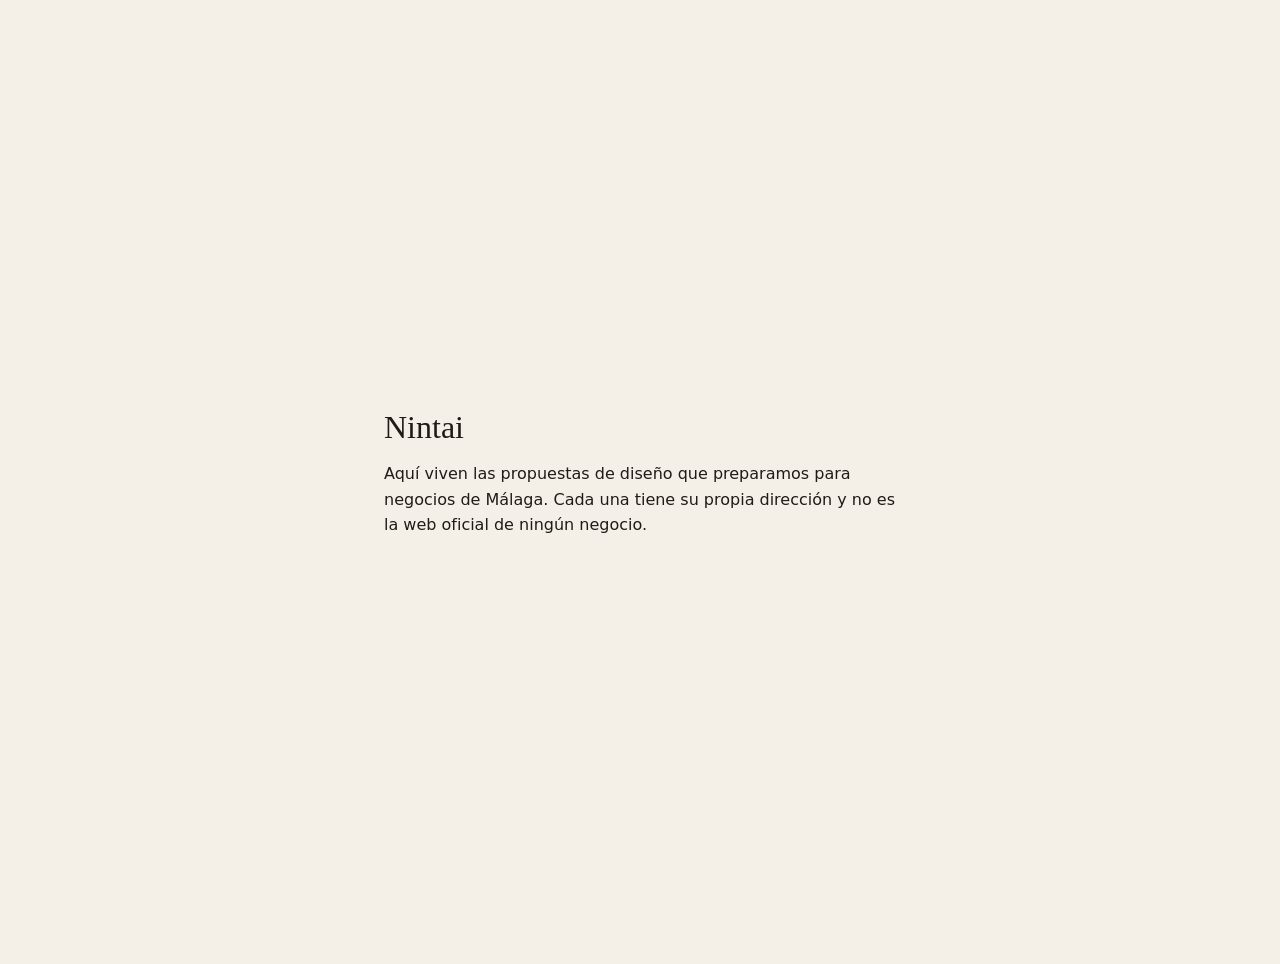
<file: index.html>
<!doctype html>
<html lang="es"><head><meta charset="utf-8"><meta name="viewport" content="width=device-width,initial-scale=1">
<meta name="robots" content="noindex, nofollow"><title>Nintai · propuestas de diseño</title>
<style>body{margin:0;min-height:100vh;display:grid;place-items:center;background:#f4f0e8;color:#211b16;font:16px/1.6 system-ui,sans-serif;padding:2rem}main{max-width:32rem}h1{font:400 2rem/1.1 Georgia,serif;margin:0 0 .75rem}</style>
</head><body><main><h1>Nintai</h1><p>Aquí viven las propuestas de diseño que preparamos para negocios de Málaga. Cada una tiene su propia dirección y no es la web oficial de ningún negocio.</p></main></body></html>
</file>
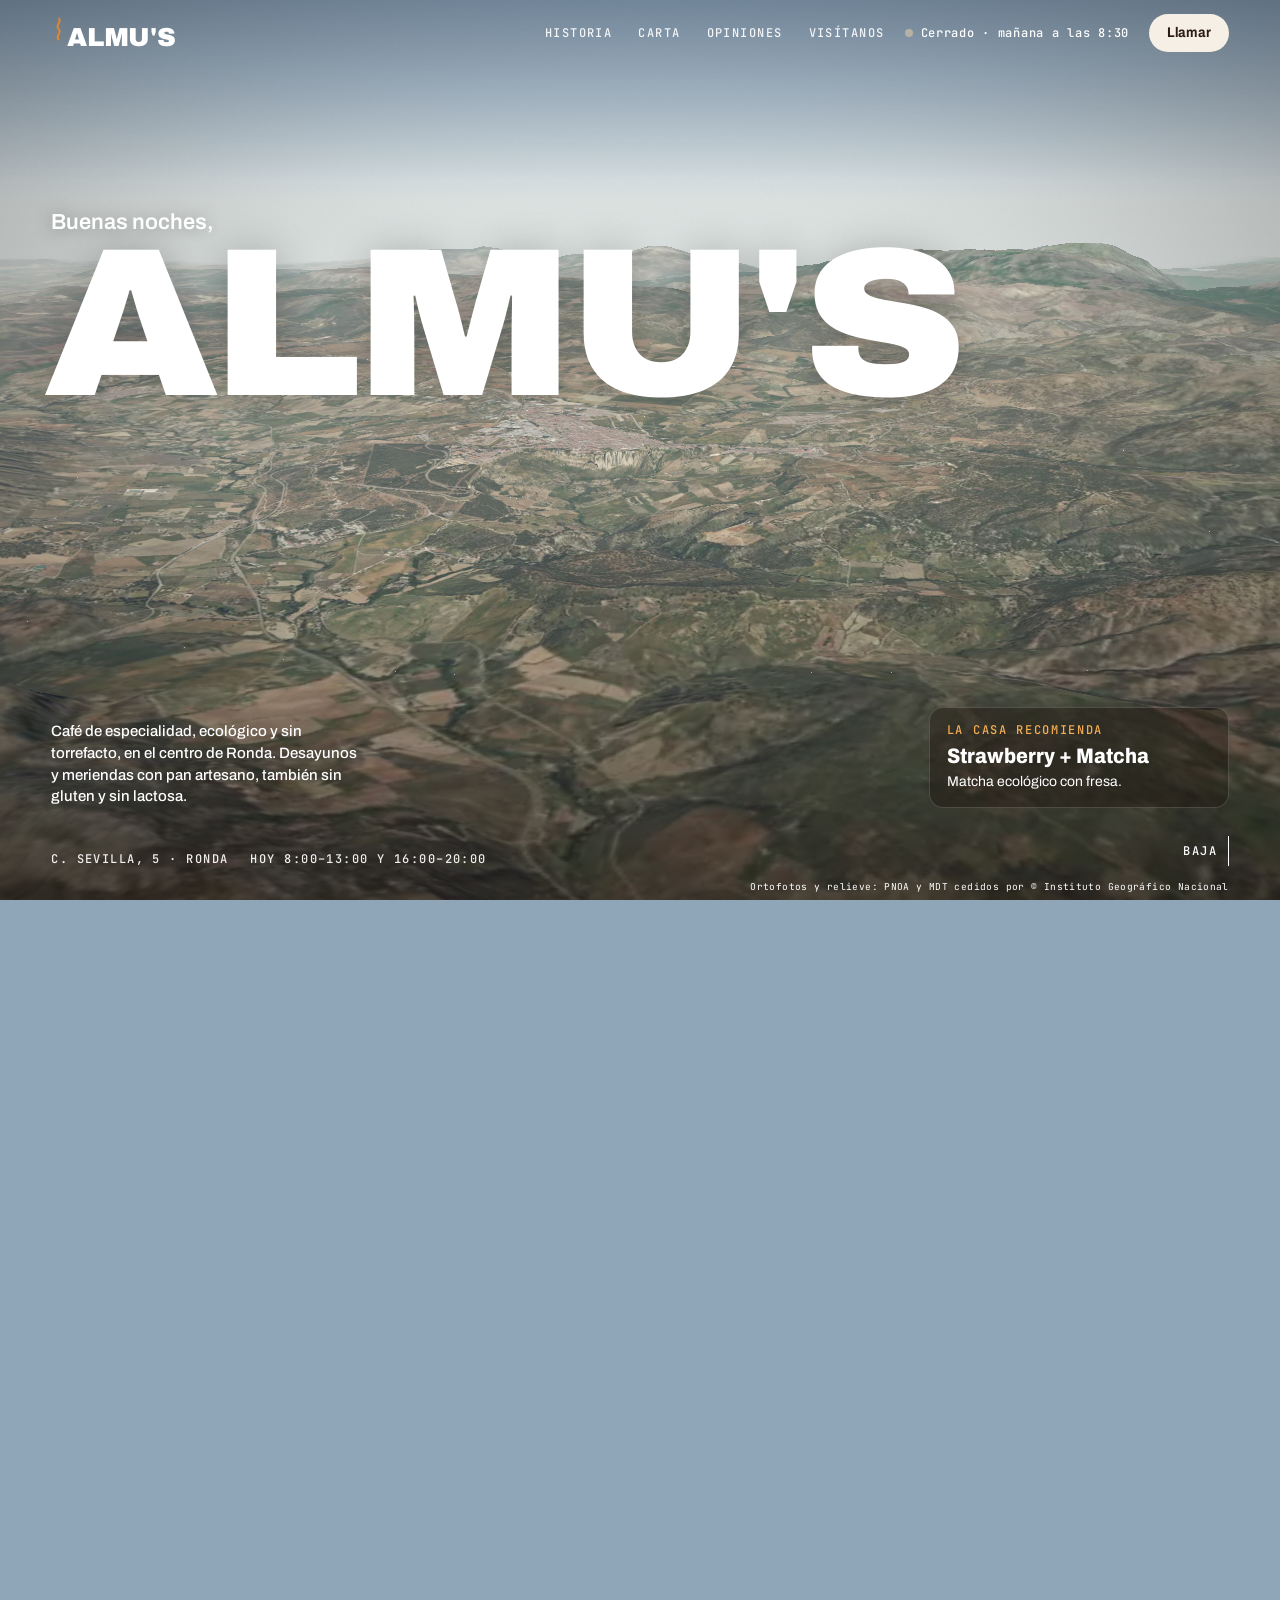
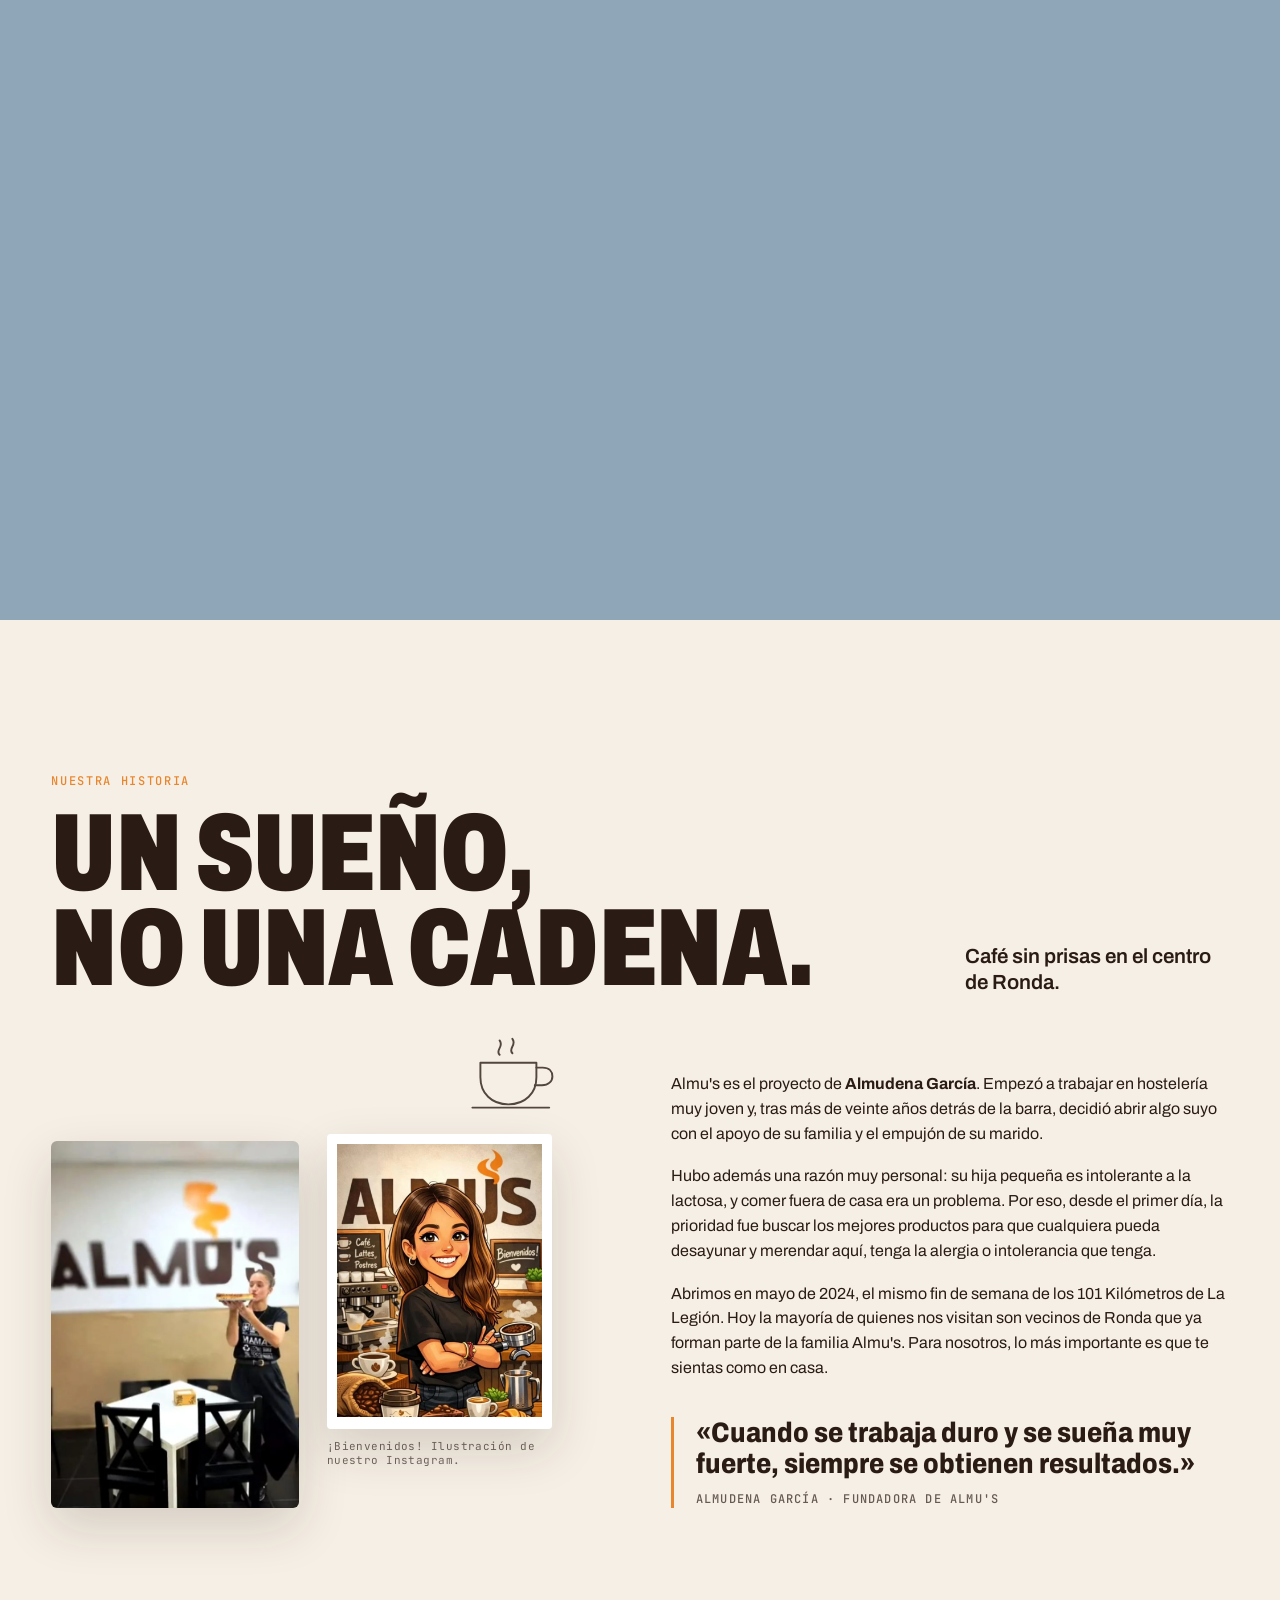
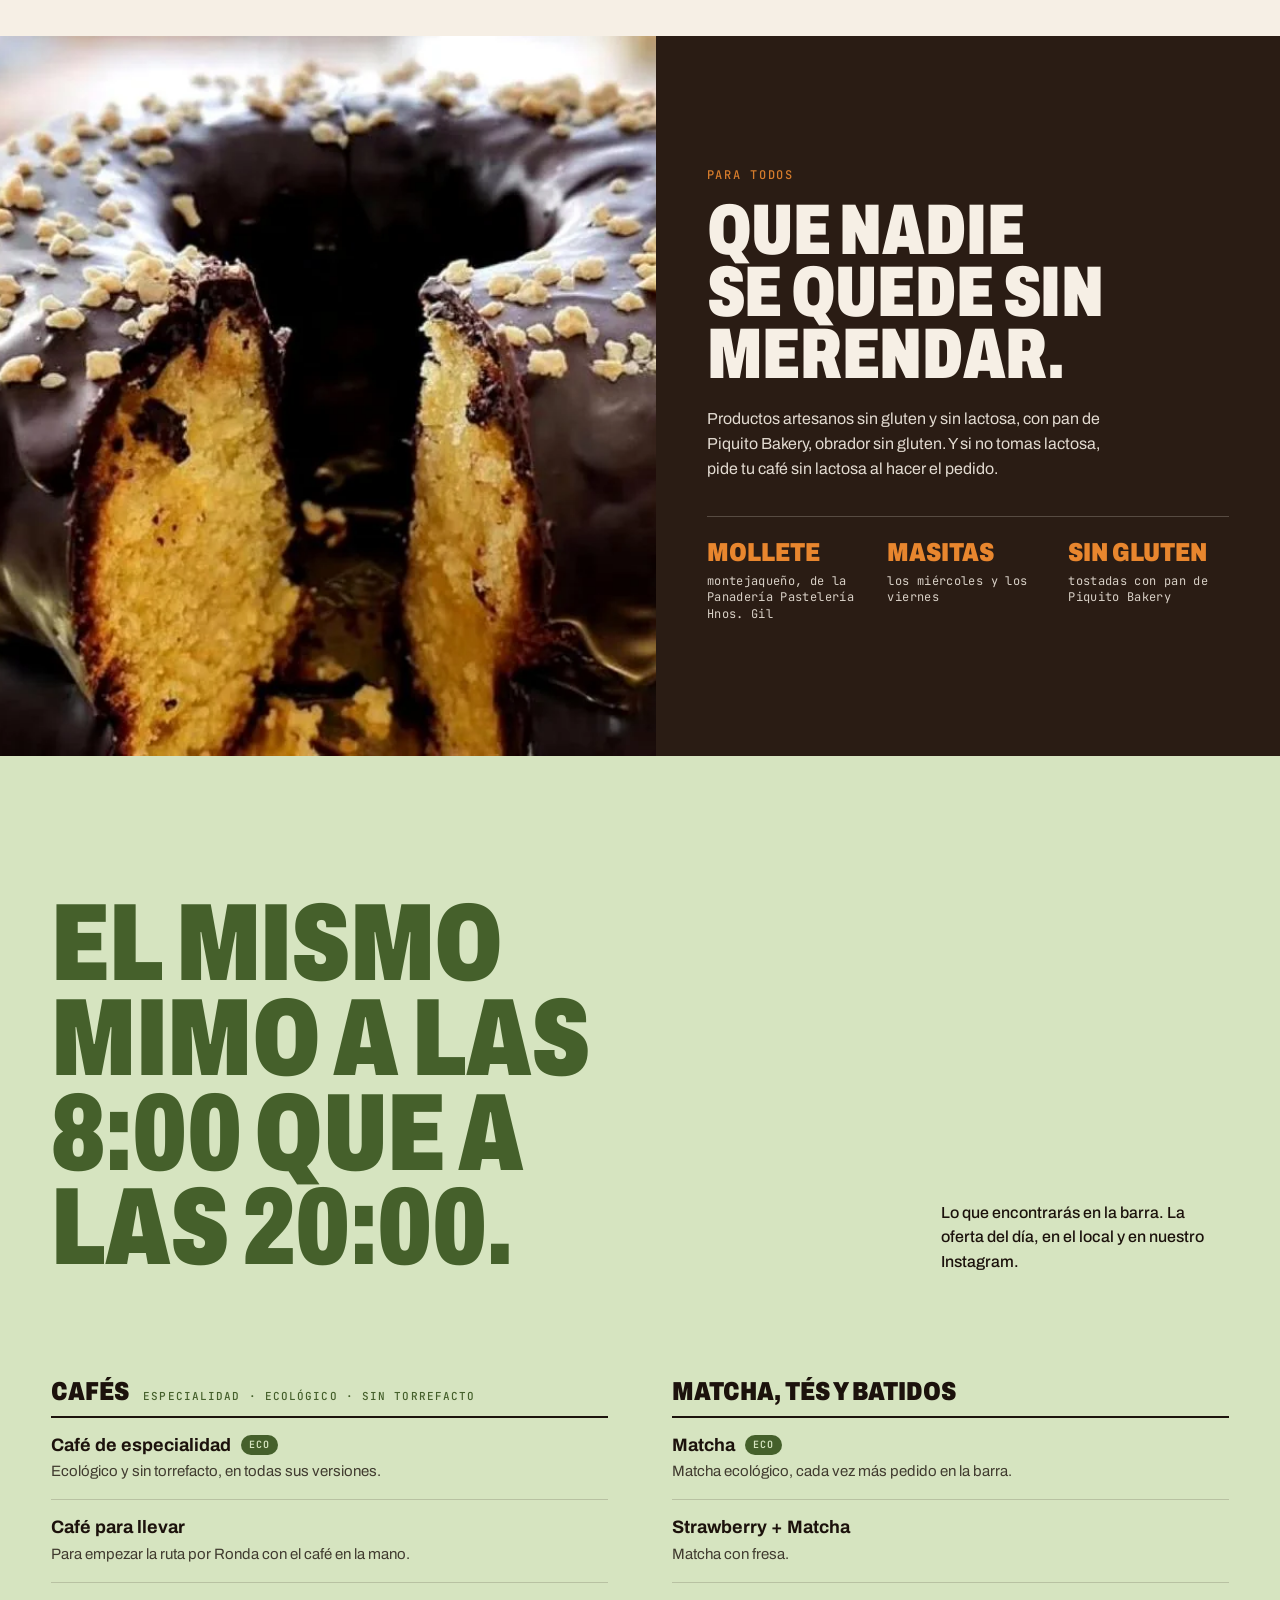
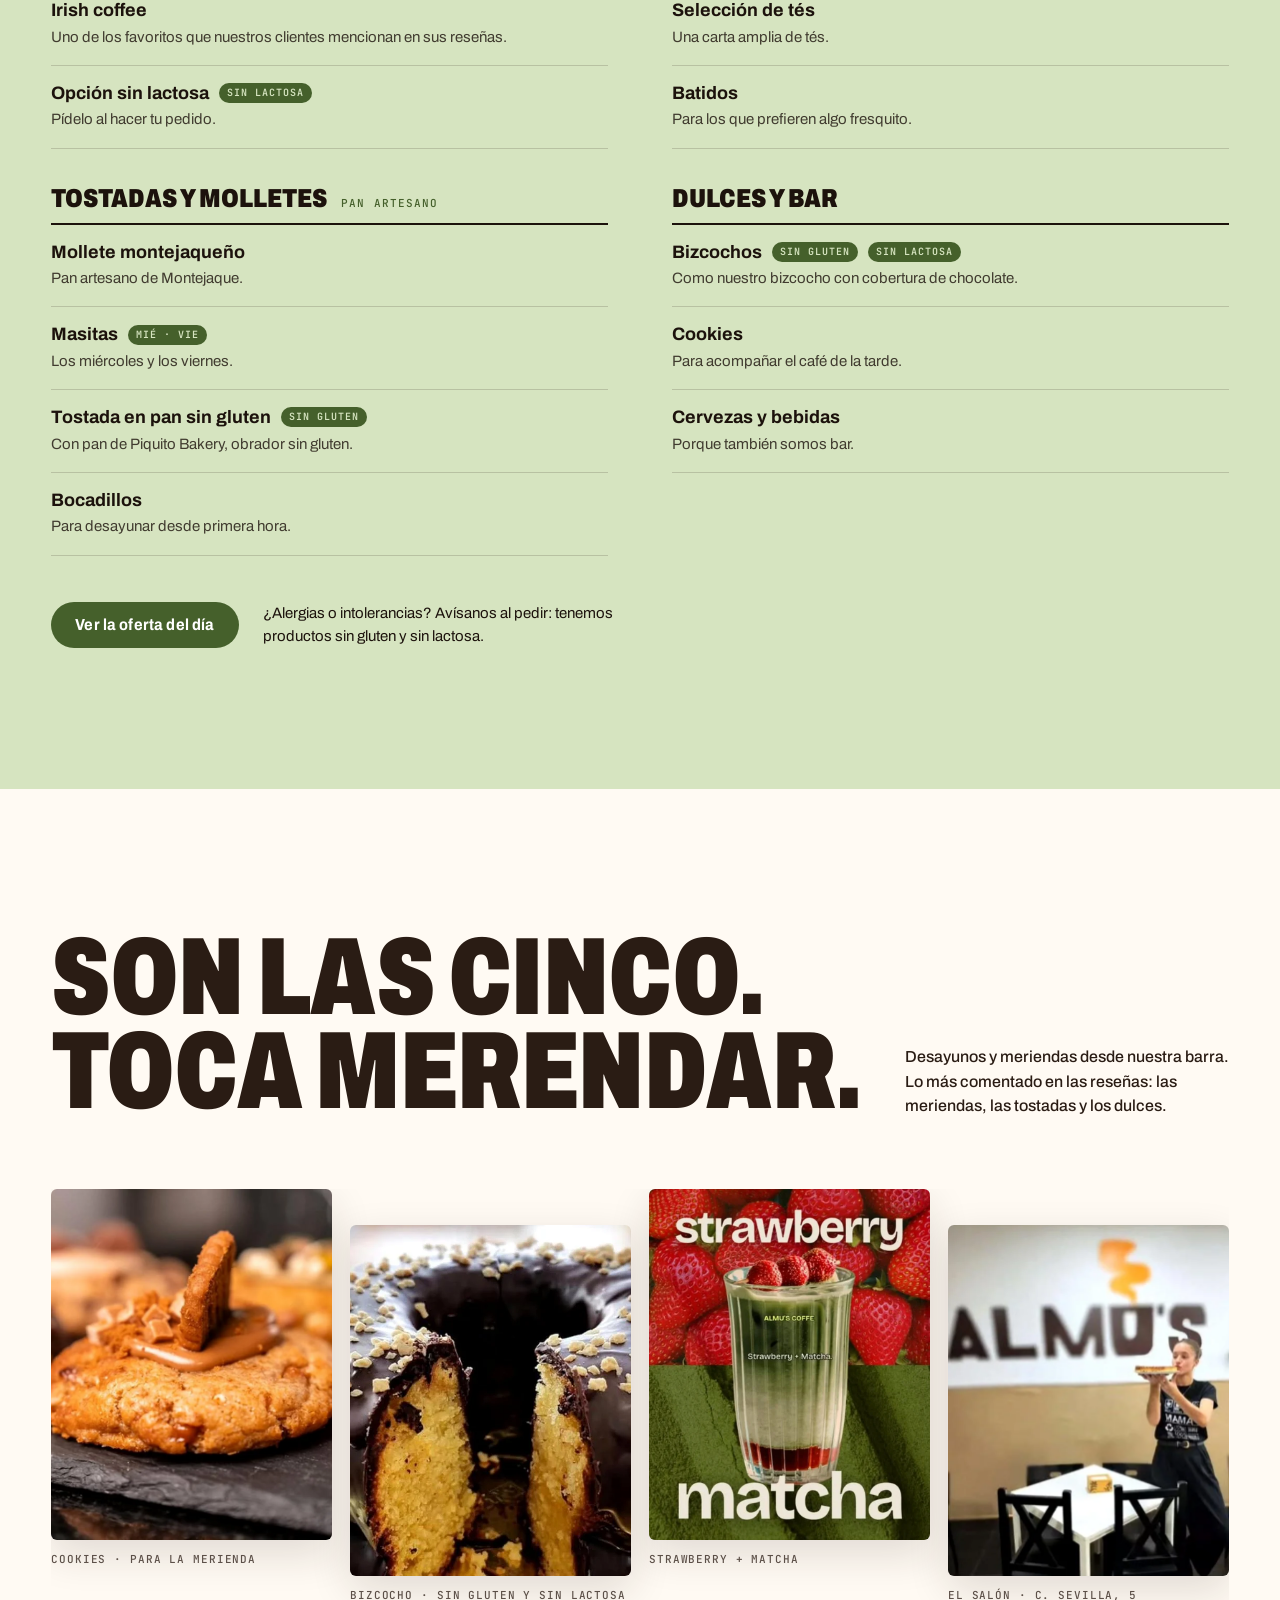
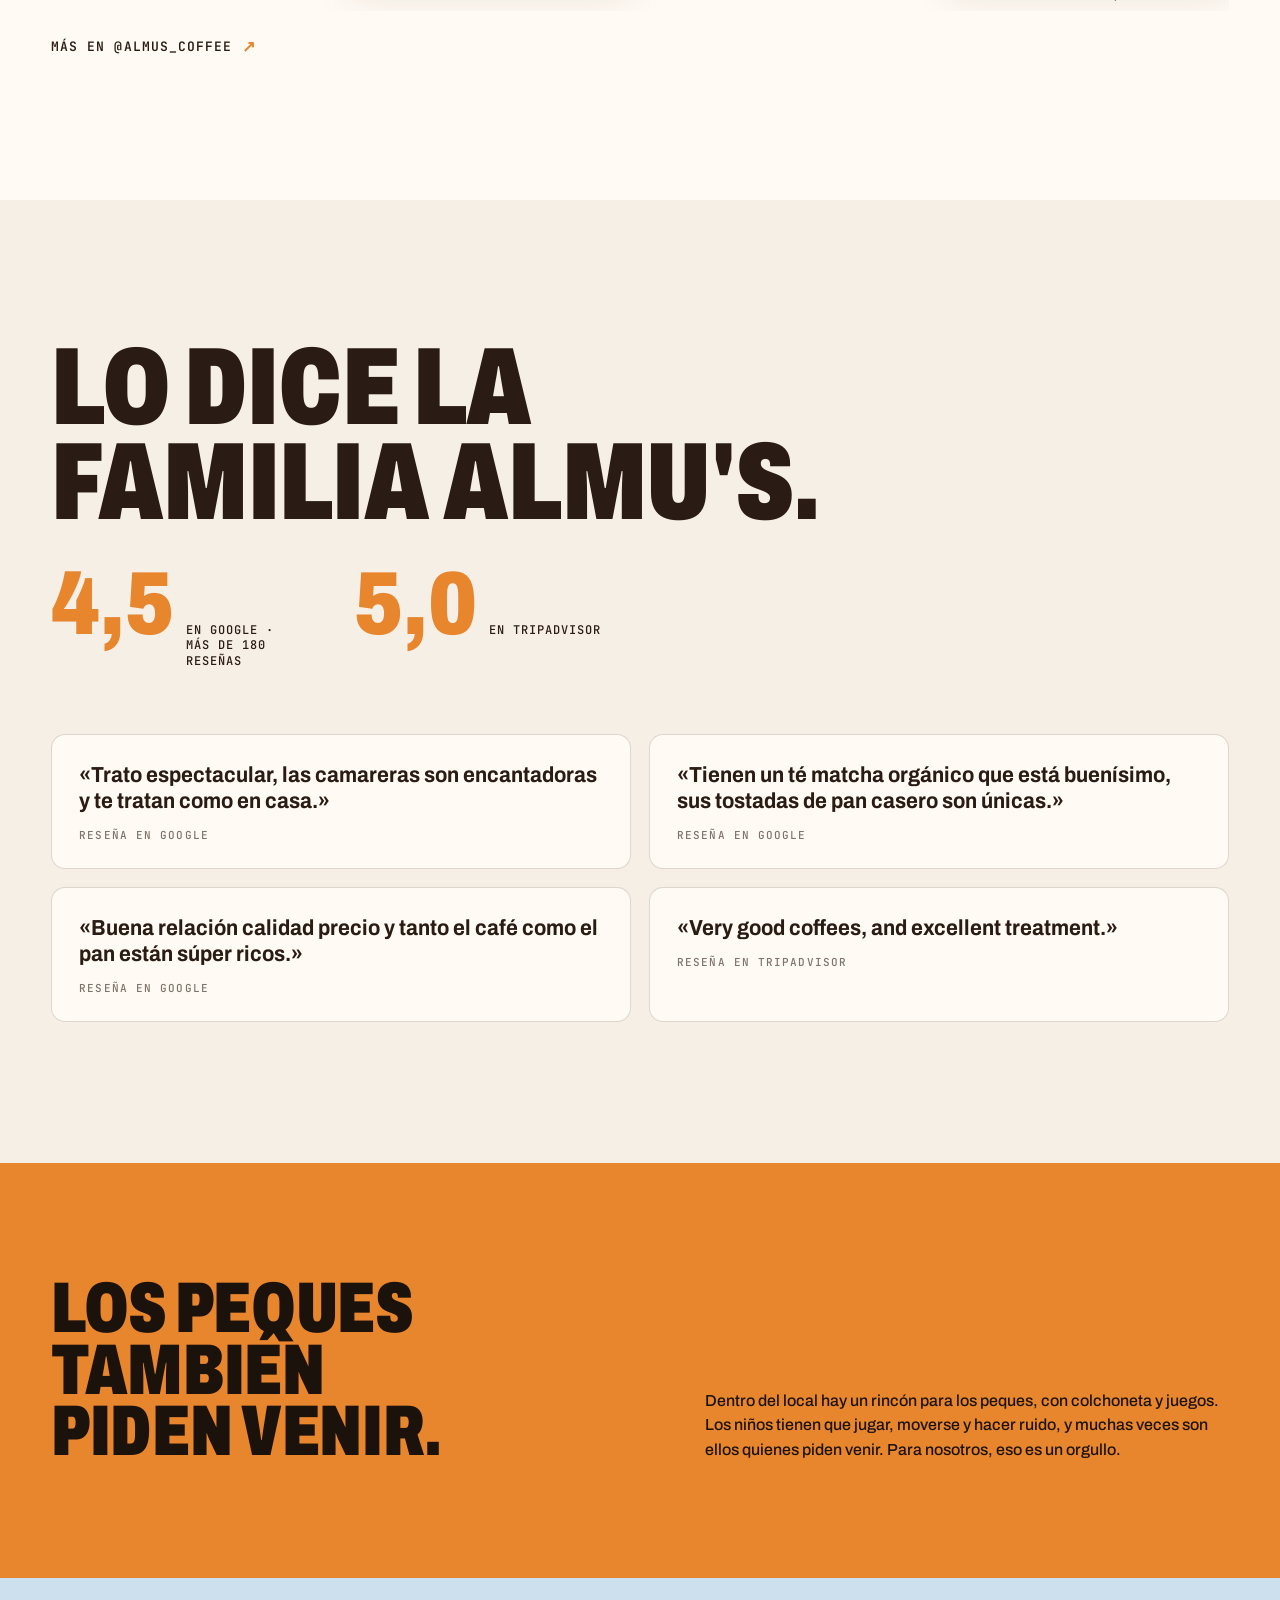
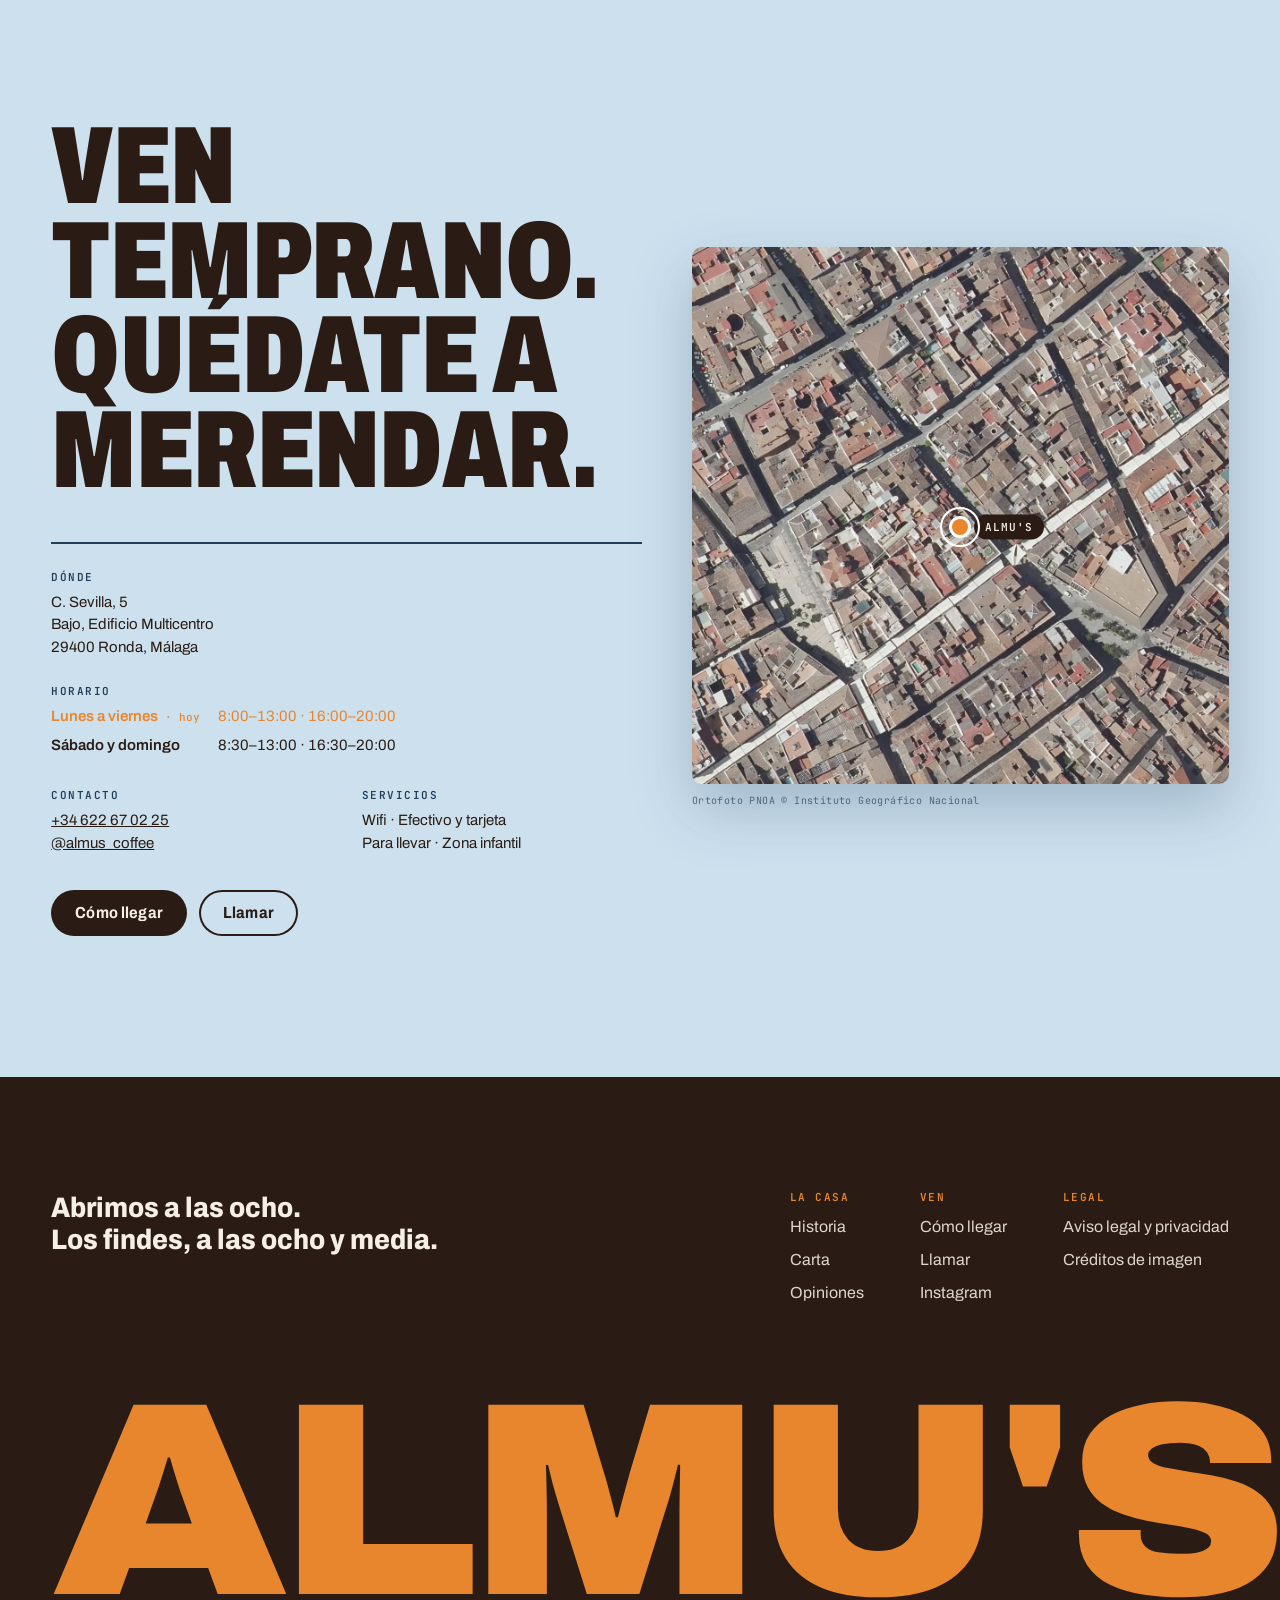
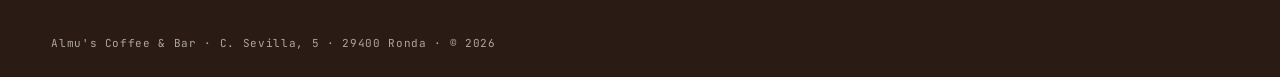
<file: almus/index.html>
<!doctype html>
<html lang="es">
<head>
<meta charset="utf-8">
<meta name="robots" content="noindex, nofollow">
<meta name="viewport" content="width=device-width, initial-scale=1, viewport-fit=cover">
<title>Almu's Coffee &amp; Bar · Café de especialidad en Ronda</title>
<meta name="description" content="Café de especialidad, ecológico y sin torrefacto en C. Sevilla, 5 (Ronda). Desayunos y meriendas con pan artesano, opciones sin gluten y sin lactosa y zona infantil. Abrimos todos los días.">
<meta name="theme-color" content="#2a1c14">
<link rel="icon" href="assets/img/favicon.svg" type="image/svg+xml">
<meta property="og:type" content="website">
<meta property="og:locale" content="es_ES">
<meta property="og:title" content="Almu's Coffee &amp; Bar · Ronda">
<meta property="og:description" content="Café de especialidad, ecológico y sin torrefacto. Desayunos y meriendas para todos, también sin gluten y sin lactosa. C. Sevilla, 5.">
<meta property="og:image" content="assets/img/og-almus.jpg">
<meta name="twitter:card" content="summary_large_image">
<link rel="preload" href="assets/fonts/archivo-var-latin.woff2" as="font" type="font/woff2" crossorigin>
<link rel="stylesheet" href="css/estilos.css">
<script type="application/ld+json">
{
  "@context": "https://schema.org",
  "@type": "CafeOrCoffeeShop",
  "name": "Almu's Coffee & Bar",
  "description": "Café de especialidad, ecológico y sin torrefacto. Desayunos y meriendas con pan artesano, opciones sin gluten y sin lactosa y zona infantil.",
  "founder": { "@type": "Person", "name": "Almudena García" },
  "foundingDate": "2024-05",
  "telephone": "+34622670225",
  "image": "assets/img/interior-logo.webp",
  "address": {
    "@type": "PostalAddress",
    "streetAddress": "C. Sevilla, 5, bajo (Edificio Multicentro)",
    "postalCode": "29400",
    "addressLocality": "Ronda",
    "addressRegion": "Málaga",
    "addressCountry": "ES"
  },
  "geo": { "@type": "GeoCoordinates", "latitude": 36.7434611, "longitude": -5.1648079 },
  "openingHoursSpecification": [
    { "@type": "OpeningHoursSpecification", "dayOfWeek": ["Monday", "Tuesday", "Wednesday", "Thursday", "Friday"], "opens": "08:00", "closes": "13:00" },
    { "@type": "OpeningHoursSpecification", "dayOfWeek": ["Monday", "Tuesday", "Wednesday", "Thursday", "Friday"], "opens": "16:00", "closes": "20:00" },
    { "@type": "OpeningHoursSpecification", "dayOfWeek": ["Saturday", "Sunday"], "opens": "08:30", "closes": "13:00" },
    { "@type": "OpeningHoursSpecification", "dayOfWeek": ["Saturday", "Sunday"], "opens": "16:30", "closes": "20:00" }
  ],
  "servesCuisine": ["Café de especialidad", "Desayunos", "Meriendas", "Sin gluten", "Sin lactosa"],
  "paymentAccepted": "Efectivo, tarjeta",
  "amenityFeature": [
    { "@type": "LocationFeatureSpecification", "name": "Wifi", "value": true },
    { "@type": "LocationFeatureSpecification", "name": "Zona infantil", "value": true },
    { "@type": "LocationFeatureSpecification", "name": "Para llevar", "value": true }
  ],
  "sameAs": ["https://www.instagram.com/almus_coffee/"]
}
</script>
</head>
<body>
<a class="saltar" href="#historia">Saltar al contenido</a>

<header class="cabecera" data-cabecera>
  <a class="cabecera__marca" href="#inicio" aria-label="Almu's Coffee &amp; Bar, inicio">
    <svg class="vapor" viewBox="0 0 24 40" aria-hidden="true"><path d="M13 38c-7-6 7-11 0-18s6-11 1-18"/></svg>
    <span>Almu's</span>
  </a>
  <nav class="cabecera__nav" aria-label="Secciones">
    <a href="#historia">Historia</a>
    <a href="#carta">Carta</a>
    <a href="#opiniones">Opiniones</a>
    <a href="#visitanos">Visítanos</a>
  </nav>
  <p class="estado" data-estado><span class="estado__punto"></span><span data-estado-texto>Horario</span></p>
  <a class="boton boton--claro cabecera__llamar" href="tel:+34622670225">Llamar</a>
</header>

<main>
  <!-- Hero: vuelo desde la Serranía hasta la puerta, con ortofotos y relieve reales del IGN -->
  <section class="vuelo" id="inicio" aria-label="Llegada a Almu's desde el cielo de Ronda" data-vuelo>
    <div class="vuelo__escena">
      <img class="vuelo__poster" src="assets/img/vuelo-inicio.webp" alt="" aria-hidden="true" data-poster>
      <canvas class="vuelo__lienzo" aria-hidden="true" data-lienzo></canvas>
      <div class="vuelo__velo" aria-hidden="true"></div>

      <div class="vuelo__portada" data-capa="portada">
        <p class="vuelo__saludo" data-saludo>Buenos días,</p>
        <h1 class="vuelo__marca">Almu's<span class="oculto"> Coffee &amp; Bar, cafetería en Ronda</span></h1>
        <p class="vuelo__intro">Café de especialidad, ecológico y sin torrefacto, en el centro de Ronda. Desayunos y meriendas con pan artesano, también sin gluten y sin lactosa.</p>
        <aside class="vuelo__tarjeta" aria-label="La casa recomienda">
          <p class="etiqueta">La casa recomienda</p>
          <p class="vuelo__tarjeta-nombre">Strawberry + Matcha</p>
          <p>Matcha ecológico con fresa.</p>
        </aside>
        <p class="vuelo__meta"><span>C. Sevilla, 5 · Ronda</span><span data-hoy>Abrimos todos los días</span></p>
        <p class="vuelo__baja" aria-hidden="true">Baja <span></span></p>
      </div>

      <h2 class="vuelo__frase vuelo__frase--tajo" data-capa="tajo" data-palabras>Ronda no te pregunta cómo estás.</h2>
      <h2 class="vuelo__frase vuelo__frase--si" data-capa="si">Nosotros sí.</h2>
      <p class="vuelo__pin" data-pin aria-hidden="true"><span class="vuelo__pin-punto"></span><span>Almu's · C. Sevilla, 5</span></p>

      <!-- Suelo: tomas reales del local (de momento, fotos de su Instagram) -->
      <div class="suelo" data-suelo>
        <figure class="suelo__plano" data-plano="entrar">
          <img src="assets/img/interior-logo.webp" alt="El salón de Almu's con el logo en la pared y una camarera sirviendo" loading="lazy">
          <figcaption class="suelo__titulo">Pasa. Aquí se desayuna como en casa.</figcaption>
        </figure>
        <figure class="suelo__plano suelo__plano--cafe" data-plano="cafe">
          <figcaption class="suelo__titulo">Café de especialidad. Ecológico. Sin torrefacto.</figcaption>
          <dl class="suelo__datos">
            <div><dt>7/7</dt><dd>abrimos todos los días</dd></div>
            <div><dt>+20</dt><dd>años de oficio detrás de la barra</dd></div>
            <div><dt>2024</dt><dd>en C. Sevilla desde mayo</dd></div>
          </dl>
        </figure>
        <figure class="suelo__plano suelo__plano--cruzan" data-plano="cruzan">
          <figcaption class="suelo__titulo">Hay quien cruza Ronda de punta a punta por este café.</figcaption>
          <p class="suelo__nota">Dicen que es el único que no les sienta mal.</p>
        </figure>
      </div>

      <p class="vuelo__hud" data-hud aria-hidden="true">
        <span data-hud-coord>36,7435° N · 5,1648° O</span>
        <span data-hud-alt>Altitud 2.723 m</span>
        <span data-hud-dist>A 8,9 km de Almu's</span>
      </p>
      <p class="vuelo__credito"><span class="credito-largo">Ortofotos y relieve: PNOA y MDT cedidos por © Instituto Geográfico Nacional</span><span class="credito-corto">PNOA y MDT © IGN</span></p>
      <a class="vuelo__saltar" href="#historia">Saltar el vuelo</a>
    </div>
  </section>

  <!-- Historia -->
  <section class="historia" id="historia">
    <div class="envoltura">
      <p class="antetitulo" data-revelar>Nuestra historia</p>
      <div class="historia__cabeza">
        <h2 class="titular" data-revelar>Un sueño,<br>no una cadena.</h2>
        <p class="historia__lema" data-revelar>Café sin prisas en el centro de Ronda.</p>
      </div>
      <div class="historia__collage">
        <figure class="foto foto--alta" data-revelar>
          <img src="assets/img/interior-logo.webp" alt="Interior de Almu's con el logo en la pared" loading="lazy" width="563" height="834">
        </figure>
        <figure class="foto foto--pegatina" data-revelar>
          <img src="assets/img/ilustracion-almudena.webp" alt="Ilustración de Almudena García tras la barra, con la pizarra de bienvenida" loading="lazy" width="720" height="960">
          <figcaption>¡Bienvenidos! Ilustración de nuestro Instagram.</figcaption>
        </figure>
        <svg class="historia__taza" viewBox="0 0 120 110" aria-hidden="true">
          <path d="M18 46h70v18c0 20-14 34-35 34S18 84 18 64z"/><path d="M88 52h8c8 0 12 5 12 11s-5 11-13 11h-9"/>
          <path d="M8 102h96"/><path d="M42 36c-6-6 6-10 0-18M58 34c-6-6 6-10 0-18"/>
        </svg>
      </div>
      <div class="historia__texto">
        <p data-revelar>Almu's es el proyecto de <strong>Almudena García</strong>. Empezó a trabajar en hostelería muy joven y, tras más de veinte años detrás de la barra, decidió abrir algo suyo con el apoyo de su familia y el empujón de su marido.</p>
        <p data-revelar>Hubo además una razón muy personal: su hija pequeña es intolerante a la lactosa, y comer fuera de casa era un problema. Por eso, desde el primer día, la prioridad fue buscar los mejores productos para que cualquiera pueda desayunar y merendar aquí, tenga la alergia o intolerancia que tenga.</p>
        <p data-revelar>Abrimos en mayo de 2024, el mismo fin de semana de los 101 Kilómetros de La Legión. Hoy la mayoría de quienes nos visitan son vecinos de Ronda que ya forman parte de la familia Almu's. Para nosotros, lo más importante es que te sientas como en casa.</p>
        <blockquote class="cita" data-revelar>
          <p>«Cuando se trabaja duro y se sueña muy fuerte, siempre se obtienen resultados.»</p>
          <footer>Almudena García · fundadora de Almu's</footer>
        </blockquote>
      </div>
    </div>
  </section>

  <!-- Para todos -->
  <section class="todos" id="casa">
    <div class="todos__foto" data-revelar>
      <img src="assets/img/bizcocho-chocolate.webp" alt="Bizcocho con cobertura de chocolate, sin gluten y sin lactosa" loading="lazy" width="750" height="670">
    </div>
    <div class="todos__tarjeta" data-revelar>
      <p class="antetitulo">Para todos</p>
      <h2 class="titular titular--medio">Que nadie se quede sin merendar.</h2>
      <p>Productos artesanos sin gluten y sin lactosa, con pan de Piquito Bakery, obrador sin gluten. Y si no tomas lactosa, pide tu café sin lactosa al hacer el pedido.</p>
      <dl class="todos__datos">
        <div><dt>Mollete</dt><dd>montejaqueño, de la Panadería Pastelería Hnos. Gil</dd></div>
        <div><dt>Masitas</dt><dd>los miércoles y los viernes</dd></div>
        <div><dt>Sin gluten</dt><dd>tostadas con pan de Piquito Bakery</dd></div>
      </dl>
    </div>
  </section>

  <!-- Carta -->
  <section class="carta" id="carta">
    <div class="envoltura">
      <div class="carta__cabeza">
        <h2 class="titular" data-revelar>El mismo mimo a las 8:00 que a las 20:00.</h2>
        <p class="carta__nota" data-revelar>Lo que encontrarás en la barra. La oferta del día, en el local y en nuestro Instagram.</p>
      </div>
      <div class="carta__rejilla">
        <div class="carta__grupo" data-revelar>
          <h3>Cafés <span>especialidad · ecológico · sin torrefacto</span></h3>
          <ul>
            <li><p class="plato">Café de especialidad <em>eco</em></p><p>Ecológico y sin torrefacto, en todas sus versiones.</p></li>
            <li><p class="plato">Café para llevar</p><p>Para empezar la ruta por Ronda con el café en la mano.</p></li>
            <li><p class="plato">Irish coffee</p><p>Uno de los favoritos que nuestros clientes mencionan en sus reseñas.</p></li>
            <li><p class="plato">Opción sin lactosa <em>sin lactosa</em></p><p>Pídelo al hacer tu pedido.</p></li>
          </ul>
        </div>
        <div class="carta__grupo" data-revelar>
          <h3>Matcha, tés y batidos</h3>
          <ul>
            <li><p class="plato">Matcha <em>eco</em></p><p>Matcha ecológico, cada vez más pedido en la barra.</p></li>
            <li><p class="plato">Strawberry + Matcha</p><p>Matcha con fresa.</p></li>
            <li><p class="plato">Selección de tés</p><p>Una carta amplia de tés.</p></li>
            <li><p class="plato">Batidos</p><p>Para los que prefieren algo fresquito.</p></li>
          </ul>
        </div>
        <div class="carta__grupo" data-revelar>
          <h3>Tostadas y molletes <span>pan artesano</span></h3>
          <ul>
            <li><p class="plato">Mollete montejaqueño</p><p>Pan artesano de Montejaque.</p></li>
            <li><p class="plato">Masitas <em>mié · vie</em></p><p>Los miércoles y los viernes.</p></li>
            <li><p class="plato">Tostada en pan sin gluten <em>sin gluten</em></p><p>Con pan de Piquito Bakery, obrador sin gluten.</p></li>
            <li><p class="plato">Bocadillos</p><p>Para desayunar desde primera hora.</p></li>
          </ul>
        </div>
        <div class="carta__grupo" data-revelar>
          <h3>Dulces y bar</h3>
          <ul>
            <li><p class="plato">Bizcochos <em>sin gluten</em> <em>sin lactosa</em></p><p>Como nuestro bizcocho con cobertura de chocolate.</p></li>
            <li><p class="plato">Cookies</p><p>Para acompañar el café de la tarde.</p></li>
            <li><p class="plato">Cervezas y bebidas</p><p>Porque también somos bar.</p></li>
          </ul>
        </div>
      </div>
      <div class="carta__pie" data-revelar>
        <a class="boton" href="https://www.instagram.com/almus_coffee/" rel="noopener" target="_blank">Ver la oferta del día</a>
        <p>¿Alergias o intolerancias? Avísanos al pedir: tenemos productos sin gluten y sin lactosa.</p>
      </div>
    </div>
  </section>

  <!-- Merienda -->
  <section class="merienda" id="merienda">
    <div class="envoltura">
      <div class="merienda__cabeza">
        <h2 class="titular" data-revelar>Son las cinco.<br>Toca merendar.</h2>
        <p data-revelar>Desayunos y meriendas desde nuestra barra. Lo más comentado en las reseñas: las meriendas, las tostadas y los dulces.</p>
      </div>
      <ul class="merienda__tira">
        <li data-revelar><figure><img src="assets/img/cookie-caramelo.webp" alt="Cookie con crema de galleta y caramelo" loading="lazy" width="780" height="800"><figcaption>Cookies · para la merienda</figcaption></figure></li>
        <li data-revelar><figure><img src="assets/img/bizcocho-chocolate.webp" alt="Bizcocho con cobertura de chocolate" loading="lazy" width="750" height="670"><figcaption>Bizcocho · sin gluten y sin lactosa</figcaption></figure></li>
        <li data-revelar><figure><img src="assets/img/strawberry-matcha.webp" alt="Vaso de Strawberry + Matcha con fresas" loading="lazy" width="784" height="1000"><figcaption>Strawberry + Matcha</figcaption></figure></li>
        <li data-revelar><figure><img src="assets/img/interior-logo.webp" alt="El salón de Almu's" loading="lazy" width="563" height="834"><figcaption>El salón · C. Sevilla, 5</figcaption></figure></li>
      </ul>
      <a class="enlace-flecha" href="https://www.instagram.com/almus_coffee/" rel="noopener" target="_blank" data-revelar>Más en @almus_coffee</a>
    </div>
  </section>

  <!-- Opiniones -->
  <section class="opiniones" id="opiniones">
    <div class="envoltura">
      <h2 class="titular" data-revelar>Lo dice la familia Almu's.</h2>
      <div class="opiniones__notas" data-revelar>
        <p><strong>4,5</strong><span>en Google · más de 180 reseñas</span></p>
        <p><strong>5,0</strong><span>en Tripadvisor</span></p>
      </div>
      <ul class="opiniones__lista">
        <li data-revelar><blockquote><p>«Trato espectacular, las camareras son encantadoras y te tratan como en casa.»</p><footer>Reseña en Google</footer></blockquote></li>
        <li data-revelar><blockquote><p>«Tienen un té matcha orgánico que está buenísimo, sus tostadas de pan casero son únicas.»</p><footer>Reseña en Google</footer></blockquote></li>
        <li data-revelar><blockquote><p>«Buena relación calidad precio y tanto el café como el pan están súper ricos.»</p><footer>Reseña en Google</footer></blockquote></li>
        <li data-revelar><blockquote><p>«Very good coffees, and excellent treatment.»</p><footer>Reseña en Tripadvisor</footer></blockquote></li>
      </ul>
    </div>
  </section>

  <!-- Zona infantil -->
  <section class="peques" aria-labelledby="peques-titulo">
    <div class="envoltura peques__dentro">
      <h2 class="titular titular--medio" id="peques-titulo" data-revelar>Los peques también piden venir.</h2>
      <p data-revelar>Dentro del local hay un rincón para los peques, con colchoneta y juegos. Los niños tienen que jugar, moverse y hacer ruido, y muchas veces son ellos quienes piden venir. Para nosotros, eso es un orgullo.</p>
    </div>
  </section>

  <!-- Visítanos -->
  <section class="visita" id="visitanos">
    <div class="envoltura visita__rejilla">
      <div class="visita__datos">
        <h2 class="titular" data-revelar>Ven temprano.<br>Quédate a merendar.</h2>
        <div class="visita__bloques" data-revelar>
          <div>
            <h3>Dónde</h3>
            <p>C. Sevilla, 5<br>Bajo, Edificio Multicentro<br>29400 Ronda, Málaga</p>
          </div>
          <div>
            <h3>Horario</h3>
            <table class="horario" data-horario>
              <tbody>
                <tr data-dias="1-5"><th scope="row">Lunes a viernes</th><td>8:00–13:00 · 16:00–20:00</td></tr>
                <tr data-dias="6-7"><th scope="row">Sábado y domingo</th><td>8:30–13:00 · 16:30–20:00</td></tr>
              </tbody>
            </table>
          </div>
          <div>
            <h3>Contacto</h3>
            <p><a href="tel:+34622670225">+34 622 67 02 25</a><br><a href="https://www.instagram.com/almus_coffee/" rel="noopener" target="_blank">@almus_coffee</a></p>
          </div>
          <div>
            <h3>Servicios</h3>
            <p>Wifi · Efectivo y tarjeta<br>Para llevar · Zona infantil</p>
          </div>
        </div>
        <div class="visita__acciones" data-revelar>
          <a class="boton" href="https://www.google.com/maps/dir/?api=1&amp;destination=Almu%E2%80%99s+Coffee+%26+Bar%2C+C.+Sevilla%2C+5%2C+29400+Ronda" rel="noopener" target="_blank">Cómo llegar</a>
          <a class="boton boton--borde" href="tel:+34622670225">Llamar</a>
        </div>
      </div>
      <figure class="visita__aerea" data-revelar>
        <img src="assets/img/aerea-calle-sevilla.webp" alt="Vista aérea real de la calle Sevilla de Ronda con la ubicación de Almu's marcada" loading="lazy" width="1200" height="1200">
        <span class="visita__pin" aria-hidden="true"><span>Almu's</span></span>
        <figcaption>Ortofoto PNOA © Instituto Geográfico Nacional</figcaption>
      </figure>
    </div>
  </section>
</main>

<footer class="pie">
  <div class="envoltura">
    <div class="pie__arriba">
      <p class="pie__lema">Abrimos a las ocho.<br>Los findes, a las ocho y media.</p>
      <nav class="pie__columnas" aria-label="Pie de página">
        <div><h3>La casa</h3><a href="#historia">Historia</a><a href="#carta">Carta</a><a href="#opiniones">Opiniones</a></div>
        <div><h3>Ven</h3><a href="#visitanos">Cómo llegar</a><a href="tel:+34622670225">Llamar</a><a href="https://www.instagram.com/almus_coffee/" rel="noopener" target="_blank">Instagram</a></div>
        <div><h3>Legal</h3><a href="legal.html">Aviso legal y privacidad</a><a href="creditos.html">Créditos de imagen</a></div>
      </nav>
    </div>
    <p class="pie__marca" aria-hidden="true">Almu's</p>
    <p class="pie__abajo">Almu's Coffee &amp; Bar · C. Sevilla, 5 · 29400 Ronda · © <span data-anio>2026</span></p>
  </div>
</footer>

<script type="module" src="js/principal.js"></script>
</body>
</html>
</file>
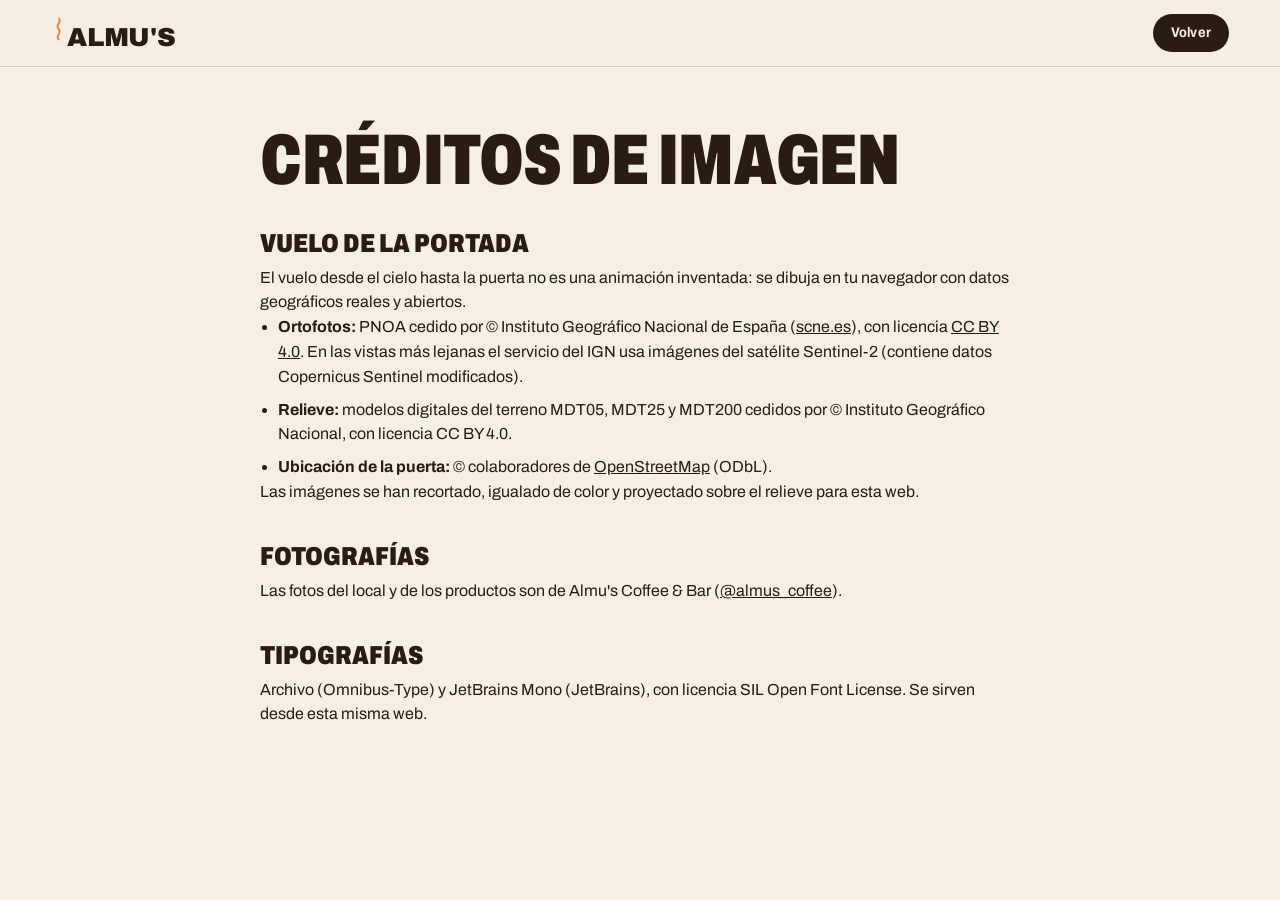
<file: almus/creditos.html>
<!doctype html>
<html lang="es">
<head>
<meta charset="utf-8">
<meta name="robots" content="noindex, nofollow">
<meta name="viewport" content="width=device-width, initial-scale=1">
<title>Créditos de imagen · Almu's Coffee &amp; Bar</title>
<meta name="description" content="Fuentes y licencias de las imágenes aéreas, el relieve, las fotos y las tipografías de la web de Almu's Coffee & Bar.">
<link rel="icon" href="assets/img/favicon.svg" type="image/svg+xml">
<link rel="stylesheet" href="css/estilos.css">
</head>
<body class="pagina-texto">
<header class="cabecera solida">
  <a class="cabecera__marca" href="./" aria-label="Volver a la portada de Almu's">
    <svg class="vapor" viewBox="0 0 24 40" aria-hidden="true"><path d="M13 38c-7-6 7-11 0-18s6-11 1-18"/></svg>
    <span>Almu's</span>
  </a>
  <a class="boton cabecera__llamar" href="./" style="margin-left:auto">Volver</a>
</header>
<main class="envoltura texto-legal">
  <h1 class="titular titular--medio">Créditos de imagen</h1>

  <h2>Vuelo de la portada</h2>
  <p>El vuelo desde el cielo hasta la puerta no es una animación inventada: se dibuja en tu navegador con datos geográficos reales y abiertos.</p>
  <ul>
    <li><strong>Ortofotos:</strong> PNOA cedido por © Instituto Geográfico Nacional de España (<a href="https://www.scne.es/" rel="noopener" target="_blank">scne.es</a>), con licencia <a href="https://creativecommons.org/licenses/by/4.0/deed.es" rel="noopener" target="_blank">CC BY 4.0</a>. En las vistas más lejanas el servicio del IGN usa imágenes del satélite Sentinel-2 (contiene datos Copernicus Sentinel modificados).</li>
    <li><strong>Relieve:</strong> modelos digitales del terreno MDT05, MDT25 y MDT200 cedidos por © Instituto Geográfico Nacional, con licencia CC BY 4.0.</li>
    <li><strong>Ubicación de la puerta:</strong> © colaboradores de <a href="https://www.openstreetmap.org/copyright" rel="noopener" target="_blank">OpenStreetMap</a> (ODbL).</li>
  </ul>
  <p>Las imágenes se han recortado, igualado de color y proyectado sobre el relieve para esta web.</p>

  <h2>Fotografías</h2>
  <p>Las fotos del local y de los productos son de Almu's Coffee &amp; Bar (<a href="https://www.instagram.com/almus_coffee/" rel="noopener" target="_blank">@almus_coffee</a>).</p>

  <h2>Tipografías</h2>
  <p>Archivo (Omnibus-Type) y JetBrains Mono (JetBrains), con licencia SIL Open Font License. Se sirven desde esta misma web.</p>
</main>
</body>
</html>
</file>
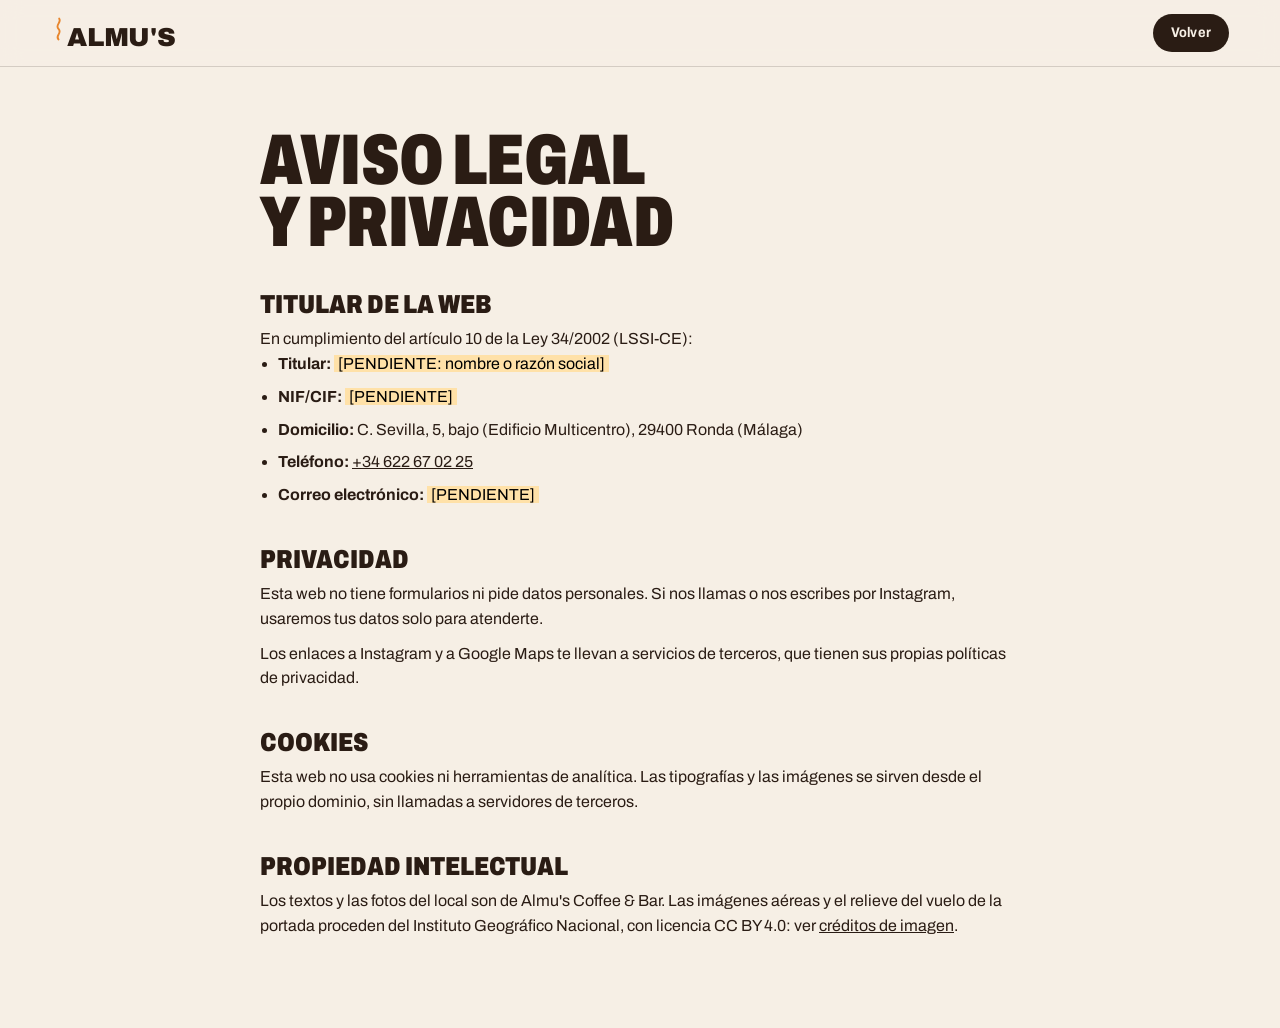
<file: almus/legal.html>
<!doctype html>
<html lang="es">
<head>
<meta charset="utf-8">
<meta name="viewport" content="width=device-width, initial-scale=1">
<title>Aviso legal y privacidad · Almu's Coffee &amp; Bar</title>
<meta name="robots" content="noindex">
<link rel="icon" href="assets/img/favicon.svg" type="image/svg+xml">
<link rel="stylesheet" href="css/estilos.css">
</head>
<body class="pagina-texto">
<header class="cabecera solida">
  <a class="cabecera__marca" href="./" aria-label="Volver a la portada de Almu's">
    <svg class="vapor" viewBox="0 0 24 40" aria-hidden="true"><path d="M13 38c-7-6 7-11 0-18s6-11 1-18"/></svg>
    <span>Almu's</span>
  </a>
  <a class="boton cabecera__llamar" href="./" style="margin-left:auto">Volver</a>
</header>
<main class="envoltura texto-legal">
  <h1 class="titular titular--medio">Aviso legal y privacidad</h1>

  <h2>Titular de la web</h2>
  <p>En cumplimiento del artículo 10 de la Ley 34/2002 (LSSI-CE):</p>
  <ul>
    <li><strong>Titular:</strong> <mark>[PENDIENTE: nombre o razón social]</mark></li>
    <li><strong>NIF/CIF:</strong> <mark>[PENDIENTE]</mark></li>
    <li><strong>Domicilio:</strong> C. Sevilla, 5, bajo (Edificio Multicentro), 29400 Ronda (Málaga)</li>
    <li><strong>Teléfono:</strong> <a href="tel:+34622670225">+34 622 67 02 25</a></li>
    <li><strong>Correo electrónico:</strong> <mark>[PENDIENTE]</mark></li>
  </ul>

  <h2>Privacidad</h2>
  <p>Esta web no tiene formularios ni pide datos personales. Si nos llamas o nos escribes por Instagram, usaremos tus datos solo para atenderte.</p>
  <p>Los enlaces a Instagram y a Google Maps te llevan a servicios de terceros, que tienen sus propias políticas de privacidad.</p>

  <h2>Cookies</h2>
  <p>Esta web no usa cookies ni herramientas de analítica. Las tipografías y las imágenes se sirven desde el propio dominio, sin llamadas a servidores de terceros.</p>

  <h2>Propiedad intelectual</h2>
  <p>Los textos y las fotos del local son de Almu's Coffee &amp; Bar. Las imágenes aéreas y el relieve del vuelo de la portada proceden del Instituto Geográfico Nacional, con licencia CC BY 4.0: ver <a href="creditos.html">créditos de imagen</a>.</p>
</main>
</body>
</html>
</file>
<file: almus/css/estilos.css>
/* Almu's Coffee & Bar — estructura del reel «Abhi Café» con la paleta de su logo */

@font-face {
  font-family: 'Archivo';
  src: url('../assets/fonts/archivo-var-latin.woff2') format('woff2');
  font-weight: 100 900;
  font-stretch: 62% 125%;
  font-display: swap;
}
@font-face {
  font-family: 'JetBrains Mono';
  src: url('../assets/fonts/jetbrainsmono-var-latin.woff2') format('woff2');
  font-weight: 400 600;
  font-display: swap;
}

:root {
  --espresso: #2a1c14;
  --tinta: #1c120c;
  --vapor: #e8862e;
  --vapor-claro: #f4ad55;
  --crema: #f6efe5;
  --leche: #fffaf3;
  --matcha: #d6e4c0;
  --matcha-osc: #45602b;
  --cielo: #cde0ee;
  --cielo-osc: #20405a;
  --linea: rgb(42 28 20 / 0.16);
  --fuente: 'Archivo', system-ui, -apple-system, 'Segoe UI', sans-serif;
  --mono: 'JetBrains Mono', ui-monospace, 'SFMono-Regular', Consolas, monospace;
  --margen: clamp(16px, 4vw, 56px);
  --ancho: 1320px;
  --suave: cubic-bezier(0.2, 0.7, 0.2, 1);
  color-scheme: light;
}

*, *::before, *::after { box-sizing: border-box; }
html { -webkit-text-size-adjust: 100%; scroll-padding-top: 72px; }
body {
  margin: 0;
  background: var(--crema);
  color: var(--espresso);
  font: 400 16px/1.55 var(--fuente);
  font-stretch: 100%;
  -webkit-font-smoothing: antialiased;
  overflow-x: clip;
}
img { display: block; max-width: 100%; height: auto; }
a { color: inherit; }
h1, h2, h3, p, figure, blockquote, dl, dd, ul { margin: 0; }
ul { padding: 0; list-style: none; }
.oculto { position: absolute; width: 1px; height: 1px; overflow: hidden; clip-path: inset(50%); white-space: nowrap; }

.saltar {
  position: fixed; left: 12px; top: -60px; z-index: 50;
  background: var(--espresso); color: var(--crema); padding: 10px 16px; border-radius: 999px;
  font-weight: 600; text-decoration: none; transition: top .2s;
}
.saltar:focus { top: 12px; }
:focus-visible { outline: 3px solid var(--vapor); outline-offset: 3px; }

.envoltura { width: min(100% - 2 * var(--margen), var(--ancho)); margin-inline: auto; }

/* ---------- Tipografía ---------- */
.titular {
  font-weight: 900;
  font-stretch: 72%;
  text-transform: uppercase;
  line-height: 0.86;
  letter-spacing: -0.005em;
  font-size: clamp(46px, 8.6vw, 136px);
  text-wrap: balance;
}
.titular--medio { font-size: clamp(40px, 5.6vw, 92px); }
.antetitulo, .etiqueta {
  font: 500 12px/1.2 var(--mono);
  letter-spacing: 0.14em;
  text-transform: uppercase;
}
.antetitulo { margin-bottom: 18px; color: var(--vapor); }

/* ---------- Botones ---------- */
.boton {
  display: inline-flex; align-items: center; justify-content: center; gap: 10px;
  min-height: 46px; padding: 0 24px; border-radius: 999px;
  background: var(--espresso); color: var(--crema);
  font-weight: 700; font-stretch: 90%; letter-spacing: 0.01em; text-decoration: none;
  transition: transform .25s var(--suave), background-color .25s;
}
.boton:hover { transform: translateY(-2px); background: var(--tinta); }
.boton--claro { background: var(--crema); color: var(--espresso); }
.boton--claro:hover { background: #fff; }
.boton--borde { background: transparent; color: var(--espresso); box-shadow: inset 0 0 0 2px var(--espresso); }
.boton--borde:hover { background: var(--espresso); color: var(--crema); }
.enlace-flecha {
  display: inline-flex; align-items: center; gap: 10px; margin-top: 28px;
  font: 600 13px/1 var(--mono); letter-spacing: 0.08em; text-transform: uppercase; text-decoration: none;
}
.enlace-flecha::after { content: '↗'; font-size: 16px; color: var(--vapor); }

/* ---------- Cabecera ---------- */
.cabecera {
  position: fixed; inset: 0 0 auto 0; z-index: 30;
  display: flex; align-items: center; gap: 20px;
  padding: 14px var(--margen);
  color: #fff;
  transition: background-color .35s, color .35s, box-shadow .35s;
}
.cabecera.solida { background: rgb(246 239 229 / 0.94); color: var(--espresso); box-shadow: 0 1px 0 var(--linea); backdrop-filter: blur(10px); }
.cabecera.sobre-claro:not(.solida) { color: var(--tinta); }
.cabecera.sobre-claro:not(.solida) .vapor { stroke: var(--tinta); }
.cabecera.sobre-claro:not(.solida) .cabecera__llamar { background: var(--tinta); color: var(--vapor); }
.cabecera__marca {
  display: inline-flex; align-items: flex-end; gap: 2px; text-decoration: none;
  font-weight: 900; font-stretch: 100%; font-size: 26px; line-height: 1; text-transform: uppercase; letter-spacing: -0.01em;
}
.vapor { width: 14px; height: 24px; margin-bottom: 9px; fill: none; stroke: var(--vapor); stroke-width: 3.2; stroke-linecap: round; }
.cabecera__nav { display: flex; gap: 26px; margin-left: auto; }
.cabecera__nav a {
  text-decoration: none; font: 500 12px/1 var(--mono); letter-spacing: 0.12em; text-transform: uppercase; opacity: .9;
}
.cabecera__nav a:hover { opacity: 1; text-decoration: underline; text-underline-offset: 6px; }
.estado {
  display: inline-flex; align-items: center; gap: 8px;
  font: 500 12px/1 var(--mono); letter-spacing: 0.06em; white-space: nowrap;
}
.estado__punto { width: 8px; height: 8px; border-radius: 50%; background: #b7b0a7; }
.estado.abierto .estado__punto { background: #4fc36b; box-shadow: 0 0 0 4px rgb(79 195 107 / .22); }
.cabecera__llamar { min-height: 38px; padding: 0 18px; font-size: 14px; }
.cabecera.solida .cabecera__llamar { background: var(--espresso); color: var(--crema); }

/* ---------- Vuelo (hero) ---------- */
.vuelo { position: relative; height: 780vh; background: #8fa6b8; }
.vuelo__escena { position: sticky; top: 0; height: 100vh; height: 100svh; overflow: hidden; color: #fff; }
.vuelo__lienzo, .vuelo__poster { position: absolute; inset: 0; width: 100%; height: 100%; }
.vuelo__poster { object-fit: cover; transition: opacity .8s; }
.vuelo.listo .vuelo__poster { opacity: 0; }
.vuelo__velo {
  position: absolute; inset: 0; pointer-events: none;
  background:
    linear-gradient(180deg, rgb(12 24 40 / .32) 0%, rgb(12 24 40 / 0) 20%),
    linear-gradient(0deg, rgb(20 12 8 / .55) 0%, rgb(20 12 8 / 0) 42%);
}
.vuelo [data-capa], .vuelo__pin, .vuelo__hud, .vuelo__saltar, .suelo__plano { will-change: opacity, transform; }

.vuelo__portada { position: absolute; inset: 0; padding: 0 var(--margen); }
.vuelo__saludo {
  position: absolute; left: var(--margen); top: calc(24vh - 10px);
  font-weight: 600; font-stretch: 100%; font-size: clamp(18px, 1.7vw, 26px);
  text-shadow: 0 1px 18px rgb(0 0 0 / .35);
}
.vuelo__marca {
  position: absolute; left: calc(var(--margen) - 0.04em); top: calc(24vh + 0.12em);
  font-weight: 900; font-stretch: 108%; text-transform: uppercase;
  font-size: clamp(96px, 16.5vw, 290px); line-height: 0.8; letter-spacing: -0.03em;
  text-shadow: 0 4px 40px rgb(0 0 0 / .25);
}
.vuelo__intro {
  position: absolute; left: var(--margen); bottom: 92px; max-width: 34ch;
  font-size: clamp(15px, 1.15vw, 18px); line-height: 1.45; font-weight: 500;
  text-shadow: 0 1px 16px rgb(0 0 0 / .45);
}
.vuelo__tarjeta {
  position: absolute; right: var(--margen); bottom: 92px; width: min(300px, 40vw);
  padding: 16px 18px; border-radius: 14px;
  background: rgb(28 18 12 / .38); backdrop-filter: blur(12px); -webkit-backdrop-filter: blur(12px);
  box-shadow: inset 0 0 0 1px rgb(255 255 255 / .16);
  font-size: 14px; line-height: 1.4;
}
.vuelo__tarjeta .etiqueta { color: var(--vapor-claro); margin-bottom: 8px; }
.vuelo__tarjeta-nombre { font-weight: 800; font-stretch: 90%; font-size: 21px; line-height: 1.1; margin-bottom: 4px; }
.vuelo__meta {
  position: absolute; left: var(--margen); right: var(--margen); bottom: 34px;
  display: flex; flex-wrap: wrap; gap: 6px 22px;
  font: 500 12px/1.2 var(--mono); letter-spacing: 0.12em; text-transform: uppercase; opacity: .92;
}
.vuelo__baja {
  position: absolute; right: var(--margen); bottom: 34px;
  display: inline-flex; align-items: center; gap: 10px;
  font: 500 12px/1 var(--mono); letter-spacing: 0.14em; text-transform: uppercase;
}
.vuelo__baja span { width: 1px; height: 30px; background: #fff; transform-origin: top; animation: baja 1.8s var(--suave) infinite; }
@keyframes baja { 0% { transform: scaleY(0); } 60% { transform: scaleY(1); } 100% { transform: scaleY(1); opacity: 0; } }
.vuelo__meta { right: calc(var(--margen) + 90px); }

.vuelo__frase {
  position: absolute; left: var(--margen); top: 50%; translate: 0 -50%;
  max-width: 13ch;
  font-weight: 900; font-stretch: 78%; text-transform: uppercase;
  font-size: clamp(50px, 6.9vw, 122px); line-height: 0.86; letter-spacing: -0.01em;
  text-shadow: 0 6px 50px rgb(0 0 0 / .35);
  opacity: 0;
}
.vuelo__frase .palabra { display: inline-block; opacity: var(--op, 0); transform: translateY(calc((1 - var(--op, 0)) * 0.35em)); }
.vuelo__frase--si {
  top: auto; bottom: 13vh; translate: none; max-width: none; white-space: nowrap;
  font-size: clamp(58px, 8.8vw, 156px);
}
.vuelo__pin {
  position: absolute; left: 0; top: 0; width: 0; height: 0; opacity: 0;
  font: 600 12px/1 var(--mono); letter-spacing: 0.08em; text-transform: uppercase;
  pointer-events: none;
}
.vuelo__pin > span:last-child {
  position: absolute; left: 0; bottom: 20px; translate: -50% 0; white-space: nowrap;
  padding: 8px 12px; border-radius: 999px; background: var(--vapor); color: var(--tinta); box-shadow: 0 6px 24px rgb(0 0 0 / .3);
}
.vuelo__pin-punto { position: absolute; left: -7px; top: -7px; width: 14px; height: 14px; border-radius: 50%; background: var(--vapor); box-shadow: 0 0 0 3px #fff; }
.vuelo__pin-punto::after { content: ''; position: absolute; inset: -10px; border-radius: 50%; border: 2px solid var(--vapor); animation: latido 1.8s ease-out infinite; }
@keyframes latido { from { transform: scale(.4); opacity: 1; } to { transform: scale(1.6); opacity: 0; } }
.vuelo__hud {
  position: absolute; left: var(--margen); bottom: 30px; opacity: 0;
  display: flex; flex-wrap: wrap; gap: 4px 18px;
  font: 500 11px/1.2 var(--mono); letter-spacing: 0.1em; text-transform: uppercase;
  text-shadow: 0 1px 10px rgb(0 0 0 / .5);
  font-variant-numeric: tabular-nums;
}
.vuelo__credito {
  position: absolute; right: var(--margen); bottom: 8px;
  font: 400 9.5px/1.2 var(--mono); letter-spacing: 0.04em; opacity: .7; text-align: right;
}
.credito-corto { display: none; }
@media (max-width: 860px) { .credito-corto { display: inline; } }
.vuelo__saltar {
  position: absolute; right: var(--margen); bottom: 30px; opacity: 0;
  font: 500 11px/1 var(--mono); letter-spacing: 0.12em; text-transform: uppercase; text-decoration: none;
  padding: 9px 14px; border-radius: 999px; box-shadow: inset 0 0 0 1px rgb(255 255 255 / .55);
}

/* ---------- Suelo: planos dentro del local ---------- */
.suelo { position: absolute; inset: 0; pointer-events: none; }
.suelo__plano { position: absolute; inset: 0; opacity: 0; overflow: hidden; }
.suelo__plano > video { position: absolute; inset: 0; width: 100%; height: 100%; object-fit: cover; }
.suelo__plano[data-plano='entrar'] { background: var(--tinta); display: grid; place-items: center; }
.suelo__plano[data-plano='entrar']::before {
  content: ''; position: absolute; inset: -60px;
  background: url('../assets/img/interior-logo.webp') center / cover;
  filter: blur(36px) brightness(.55) saturate(1.1);
}
.suelo__plano[data-plano='entrar'] img {
  position: relative; height: min(78vh, 760px); width: auto; border-radius: 6px;
  box-shadow: 0 30px 80px rgb(0 0 0 / .45);
}
.suelo__titulo {
  position: absolute; left: var(--margen); bottom: 10vh; max-width: 12ch;
  font-weight: 900; font-stretch: 74%; text-transform: uppercase;
  font-size: clamp(48px, 8vw, 132px); line-height: 0.84;
  color: var(--vapor);
  text-shadow: 0 4px 30px rgb(0 0 0 / .25);
}
.suelo__plano--cafe { background: var(--espresso); color: var(--crema); }
.suelo__plano--cafe .suelo__titulo { top: 18vh; bottom: auto; color: var(--crema); max-width: 13ch; }
.suelo__datos {
  position: absolute; left: var(--margen); right: var(--margen); bottom: 9vh;
  display: grid; grid-template-columns: repeat(3, minmax(0, 220px)); gap: 24px;
  border-top: 1px solid rgb(246 239 229 / .25); padding-top: 22px;
}
.suelo__datos dt { font-weight: 900; font-stretch: 80%; font-size: clamp(34px, 4vw, 58px); line-height: 1; color: var(--vapor); }
.suelo__datos dd { margin-top: 6px; font: 500 12px/1.4 var(--mono); letter-spacing: 0.06em; text-transform: uppercase; opacity: .85; }
.suelo__plano--cruzan { background: var(--vapor); color: var(--tinta); }
.suelo__plano--cruzan .suelo__titulo { color: var(--tinta); top: 50%; bottom: auto; translate: 0 -55%; max-width: 15ch; text-shadow: none; }
.suelo__nota { position: absolute; left: var(--margen); bottom: 9vh; font: 600 13px/1.4 var(--mono); letter-spacing: 0.08em; text-transform: uppercase; }

/* ---------- Revelado al hacer scroll ---------- */
[data-revelar] { opacity: 0; transform: translateY(26px); transition: opacity .9s var(--suave), transform .9s var(--suave); }
[data-revelar].visible { opacity: 1; transform: none; }

/* ---------- Historia ---------- */
.historia { position: relative; z-index: 1; padding: clamp(90px, 12vw, 170px) 0 clamp(80px, 10vw, 150px); background: var(--crema); }
.historia__cabeza { display: flex; justify-content: space-between; align-items: flex-end; gap: 30px; flex-wrap: wrap; }
.historia__lema { max-width: 22ch; font-size: clamp(18px, 1.6vw, 24px); font-weight: 600; line-height: 1.25; }
.historia__collage {
  position: relative; display: grid; grid-template-columns: 1.1fr 1fr; align-items: end; gap: 28px;
  margin-top: clamp(40px, 6vw, 80px); max-width: 760px;
}
.foto img { width: 100%; border-radius: 6px; box-shadow: 0 20px 50px rgb(42 28 20 / .16); }
.foto--alta img { aspect-ratio: 563 / 834; object-fit: cover; }
.foto--pegatina { transform: rotate(3deg); margin-bottom: 40px; }
.foto--pegatina img { border: 10px solid #fff; border-bottom-width: 12px; border-radius: 4px; }
.foto--pegatina figcaption { margin-top: 10px; font: 400 11px/1.3 var(--mono); letter-spacing: 0.04em; opacity: .65; }
.historia__taza { position: absolute; right: -10px; top: -46px; width: 96px; fill: none; stroke: var(--espresso); stroke-width: 2.4; stroke-linecap: round; stroke-linejoin: round; opacity: .8; }
.historia__texto { display: grid; gap: 18px; max-width: 62ch; margin: clamp(46px, 6vw, 80px) 0 0 auto; font-size: clamp(16px, 1.2vw, 18px); }
.cita { margin-top: 18px; padding-left: 22px; border-left: 3px solid var(--vapor); }
.cita p { font-weight: 800; font-stretch: 86%; font-size: clamp(22px, 2.2vw, 32px); line-height: 1.12; }
.cita footer { margin-top: 12px; font: 500 12px/1.3 var(--mono); letter-spacing: 0.1em; text-transform: uppercase; opacity: .7; }

@media (min-width: 1000px) {
  .historia .envoltura { display: grid; grid-template-columns: 5fr 6fr; column-gap: clamp(40px, 6vw, 110px); }
  .historia .antetitulo, .historia__cabeza { grid-column: 1 / -1; }
  .historia__collage { grid-column: 1; }
  .historia__texto { grid-column: 2; margin-top: clamp(40px, 6vw, 80px); align-self: start; }
}

/* ---------- Para todos ---------- */
.todos { position: relative; z-index: 1; display: grid; grid-template-columns: 1fr; background: var(--espresso); color: var(--crema); }
.todos__foto img { width: 100%; height: 100%; max-height: 760px; object-fit: cover; }
.todos__tarjeta { padding: clamp(40px, 6vw, 90px) var(--margen); align-self: center; }
.todos__tarjeta .titular { color: var(--crema); margin-bottom: 22px; }
.todos__tarjeta > p { max-width: 46ch; opacity: .9; }
.todos__datos { display: grid; grid-template-columns: repeat(3, 1fr); gap: 20px; margin-top: 34px; padding-top: 22px; border-top: 1px solid rgb(246 239 229 / .22); }
.todos__datos dt { font-weight: 900; font-stretch: 80%; font-size: 26px; line-height: 1; text-transform: uppercase; color: var(--vapor); }
.todos__datos dd { margin-top: 8px; font: 400 12px/1.4 var(--mono); letter-spacing: 0.03em; opacity: .85; }
@media (min-width: 900px) {
  .todos { grid-template-columns: 1.05fr 1fr; min-height: 80vh; }
  .todos__tarjeta { max-width: 640px; }
}

/* ---------- Carta ---------- */
.carta { position: relative; z-index: 1; padding: clamp(90px, 11vw, 160px) 0; background: var(--matcha); color: var(--tinta); }
.carta .titular { color: var(--matcha-osc); max-width: 13ch; }
.carta__cabeza { display: flex; justify-content: space-between; align-items: flex-end; gap: 30px; flex-wrap: wrap; }
.carta__nota { max-width: 32ch; font-weight: 500; }
.carta__rejilla { display: grid; grid-template-columns: 1fr; gap: 10px 64px; margin-top: clamp(40px, 6vw, 80px); }
@media (min-width: 860px) { .carta__rejilla { grid-template-columns: 1fr 1fr; } }
.carta__grupo h3 {
  display: flex; flex-wrap: wrap; align-items: baseline; gap: 6px 14px;
  padding: 26px 0 12px; border-bottom: 2px solid var(--tinta);
  font-weight: 900; font-stretch: 80%; font-size: 26px; text-transform: uppercase; line-height: 1;
}
.carta__grupo h3 span { font: 500 11px/1 var(--mono); letter-spacing: 0.1em; text-transform: uppercase; color: var(--matcha-osc); }
.carta__grupo li { padding: 16px 0; border-bottom: 1px solid rgb(28 18 12 / .16); }
.plato { font-weight: 700; font-size: 18px; line-height: 1.25; display: flex; flex-wrap: wrap; align-items: center; gap: 6px 10px; }
.plato + p { margin-top: 4px; font-size: 15px; opacity: .8; }
.plato em {
  font: 600 10px/1 var(--mono); letter-spacing: 0.1em; text-transform: uppercase; font-style: normal;
  padding: 5px 8px; border-radius: 999px; background: var(--matcha-osc); color: var(--matcha);
}
.carta__pie { display: flex; align-items: center; gap: 24px; flex-wrap: wrap; margin-top: 46px; }
.carta__pie .boton { background: var(--matcha-osc); color: #fff; }
.carta__pie p { max-width: 46ch; font-size: 15px; }

/* ---------- Merienda ---------- */
.merienda { position: relative; z-index: 1; padding: clamp(90px, 11vw, 160px) 0; background: var(--leche); }
.merienda__cabeza { display: flex; justify-content: space-between; align-items: flex-end; gap: 30px; flex-wrap: wrap; }
.merienda__cabeza p { max-width: 36ch; font-weight: 500; }
.merienda__tira {
  display: grid; grid-auto-flow: column; grid-auto-columns: minmax(230px, 1fr); gap: 18px;
  margin-top: clamp(40px, 6vw, 70px); overflow-x: auto; scroll-snap-type: x mandatory; padding-bottom: 8px;
  scrollbar-width: thin;
}
.merienda__tira li { scroll-snap-align: start; }
.merienda__tira li:nth-child(even) { margin-top: 36px; }
.merienda__tira img { width: 100%; aspect-ratio: 4 / 5; object-fit: cover; border-radius: 6px; box-shadow: 0 14px 40px rgb(42 28 20 / .14); }
.merienda__tira figcaption { margin-top: 12px; font: 500 11px/1.3 var(--mono); letter-spacing: 0.08em; text-transform: uppercase; opacity: .75; }

/* ---------- Opiniones ---------- */
.opiniones { position: relative; z-index: 1; padding: clamp(90px, 11vw, 160px) 0; background: var(--crema); }
.opiniones__notas { display: flex; flex-wrap: wrap; gap: 20px 56px; margin-top: 34px; }
.opiniones__notas p { display: flex; align-items: baseline; gap: 12px; }
.opiniones__notas strong { font-weight: 900; font-stretch: 80%; font-size: clamp(56px, 7vw, 104px); line-height: .9; color: var(--vapor); }
.opiniones__notas span { font: 500 12px/1.3 var(--mono); letter-spacing: 0.08em; text-transform: uppercase; max-width: 16ch; }
.opiniones__lista { display: grid; grid-template-columns: 1fr; gap: 18px; margin-top: clamp(40px, 5vw, 64px); }
@media (min-width: 760px) { .opiniones__lista { grid-template-columns: 1fr 1fr; } }
.opiniones__lista blockquote { height: 100%; padding: 28px; border-radius: 14px; background: var(--leche); box-shadow: inset 0 0 0 1px var(--linea); }
.opiniones__lista p { font-weight: 700; font-stretch: 92%; font-size: clamp(20px, 1.7vw, 25px); line-height: 1.2; }
.opiniones__lista footer { margin-top: 16px; font: 500 11px/1 var(--mono); letter-spacing: 0.1em; text-transform: uppercase; opacity: .6; }

/* ---------- Peques ---------- */
.peques { position: relative; z-index: 1; background: var(--vapor); color: var(--tinta); padding: clamp(70px, 9vw, 120px) 0; }
.peques__dentro { display: grid; gap: 26px; }
.peques p { max-width: 58ch; font-size: clamp(16px, 1.25vw, 19px); font-weight: 500; }
@media (min-width: 900px) { .peques__dentro { grid-template-columns: 1.2fr 1fr; align-items: end; } }

/* ---------- Visítanos ---------- */
.visita { position: relative; z-index: 1; padding: clamp(90px, 11vw, 160px) 0; background: var(--cielo); color: var(--cielo-osc); }
.visita .titular { color: var(--espresso); }
.visita__rejilla { display: grid; gap: 50px; }
@media (min-width: 980px) { .visita__rejilla { grid-template-columns: 1.1fr 1fr; align-items: center; } }
.visita__bloques { display: grid; grid-template-columns: 1fr 1fr; gap: 28px 30px; margin-top: 44px; padding-top: 28px; border-top: 2px solid var(--cielo-osc); }
.visita__bloques h3 { margin-bottom: 8px; font: 600 11px/1 var(--mono); letter-spacing: 0.14em; text-transform: uppercase; }
.visita__bloques p, .horario { font-size: 15px; line-height: 1.5; color: var(--espresso); }
.visita__bloques > div:nth-child(2) { grid-column: 1 / -1; }
.horario { border-collapse: collapse; }
.horario th { text-align: left; font-weight: 600; padding: 0 18px 6px 0; white-space: nowrap; }
.horario td { padding: 0 0 6px; white-space: nowrap; font-variant-numeric: tabular-nums; }
.horario tr.hoy th, .horario tr.hoy td { color: var(--vapor); }
.horario tr.hoy th::after { content: ' · hoy'; font: 500 11px/1 var(--mono); }
.visita__acciones { display: flex; flex-wrap: wrap; gap: 12px; margin-top: 36px; }
.visita__aerea { position: relative; }
.visita__aerea img { width: 100%; aspect-ratio: 1; object-fit: cover; border-radius: 10px; box-shadow: 0 24px 60px rgb(32 64 90 / .25); }
.visita__aerea figcaption { margin-top: 10px; font: 400 10px/1.3 var(--mono); letter-spacing: 0.04em; opacity: .7; }
.visita__pin { position: absolute; left: var(--pin-x, 50%); top: var(--pin-y, 50%); width: 16px; height: 16px; margin: -8px 0 0 -8px; border-radius: 50%; background: var(--vapor); box-shadow: 0 0 0 3px #fff, 0 6px 20px rgb(0 0 0 / .35); }
.visita__pin::after { content: ''; position: absolute; inset: -12px; border-radius: 50%; border: 2px solid #fff; animation: latido 1.8s ease-out infinite; }
.visita__pin span {
  position: absolute; left: 22px; top: 50%; translate: 0 -50%;
  padding: 7px 11px; border-radius: 999px; background: var(--espresso); color: var(--crema);
  font: 600 11px/1 var(--mono); letter-spacing: 0.08em; text-transform: uppercase; white-space: nowrap;
}

/* ---------- Pie ---------- */
.pie { position: relative; z-index: 1; background: var(--espresso); color: var(--crema); padding: clamp(70px, 9vw, 120px) 0 26px; overflow: hidden; }
.pie__arriba { display: flex; justify-content: space-between; gap: 40px; flex-wrap: wrap; }
.pie__lema { font-weight: 800; font-stretch: 90%; font-size: clamp(22px, 2.2vw, 30px); line-height: 1.15; }
.pie__columnas { display: flex; flex-wrap: wrap; gap: 30px 56px; }
.pie__columnas div { display: grid; align-content: start; gap: 8px; }
.pie__columnas h3 { margin-bottom: 4px; font: 600 11px/1 var(--mono); letter-spacing: 0.14em; text-transform: uppercase; color: var(--vapor); }
.pie__columnas a { text-decoration: none; opacity: .88; }
.pie__columnas a:hover { opacity: 1; text-decoration: underline; text-underline-offset: 4px; }
.pie__marca {
  margin-top: clamp(50px, 7vw, 90px);
  font-weight: 900; font-stretch: 112%; text-transform: uppercase;
  font-size: clamp(80px, 21.5vw, 340px); line-height: .78; letter-spacing: -0.035em;
  color: var(--vapor); white-space: nowrap; text-align: center;
}
.pie__abajo { margin-top: 26px; font: 400 11px/1.4 var(--mono); letter-spacing: 0.06em; opacity: .65; }

/* ---------- Páginas de texto (legal, créditos) ---------- */
.pagina-texto { background: var(--crema); }
.texto-legal { max-width: 760px; padding: 130px 0 90px; }
.texto-legal .titular { margin-bottom: 30px; }
.texto-legal h2 { margin: 38px 0 10px; font-weight: 900; font-stretch: 80%; font-size: 26px; text-transform: uppercase; line-height: 1; }
.texto-legal p, .texto-legal li { font-size: 16px; }
.texto-legal p + p { margin-top: 10px; }
.texto-legal ul { display: grid; gap: 8px; padding-left: 18px; list-style: disc; }
.texto-legal mark { background: #ffe1a8; padding: 0 4px; }

/* ---------- Móvil ---------- */
@media (max-width: 860px) {
  .cabecera { gap: 12px; padding: 12px var(--margen); }
  .cabecera__nav { display: none; }
  .estado { margin-left: auto; font-size: 11px; }
  .estado__mas, .credito-largo { display: none; }
  .vuelo__saludo { top: calc(20vh - 8px); }
  .vuelo__marca { top: calc(20vh + 0.14em); font-size: clamp(76px, 21.5vw, 190px); }
  .vuelo__intro { bottom: 196px; right: var(--margen); max-width: none; font-size: 15px; }
  .vuelo__tarjeta { left: var(--margen); right: var(--margen); width: auto; bottom: 74px; padding: 12px 14px; display: grid; grid-template-columns: auto 1fr; column-gap: 12px; align-items: baseline; }
  .vuelo__tarjeta .etiqueta { grid-column: 1 / -1; margin-bottom: 6px; }
  .vuelo__tarjeta-nombre { font-size: 18px; margin: 0; }
  .vuelo__meta { bottom: 26px; right: var(--margen); font-size: 10.5px; gap: 4px 14px; }
  .vuelo__baja { display: none; }
  .vuelo__frase { font-size: clamp(50px, 15vw, 96px); max-width: 9ch; }
  .vuelo__hud { bottom: 34px; right: var(--margen); font-size: 10px; }
  .vuelo__saltar { top: 72px; bottom: auto; }
  .vuelo__credito { left: auto; right: var(--margen); top: 74px; bottom: auto; font-size: 9px; }
  .vuelo__saltar { top: 96px; }
  .suelo__datos { grid-template-columns: 1fr 1fr 1fr; gap: 14px; }
  .suelo__datos dd { font-size: 10px; }
  .todos__datos { grid-template-columns: 1fr; gap: 16px; }
  .visita__bloques { grid-template-columns: 1fr; }
}

/* ---------- Sin animación ---------- */
@media (prefers-reduced-motion: reduce) {
  [data-revelar] { opacity: 1; transform: none; transition: none; }
  .vuelo__baja span, .vuelo__pin-punto::after, .visita__pin::after { animation: none; }
}
.vuelo.estatico { height: 100vh; height: 100svh; }
.vuelo.estatico .vuelo__frase, .vuelo.estatico .suelo, .vuelo.estatico .vuelo__pin,
.vuelo.estatico .vuelo__hud, .vuelo.estatico .vuelo__saltar, .vuelo.estatico .vuelo__lienzo { display: none; }
</file>
